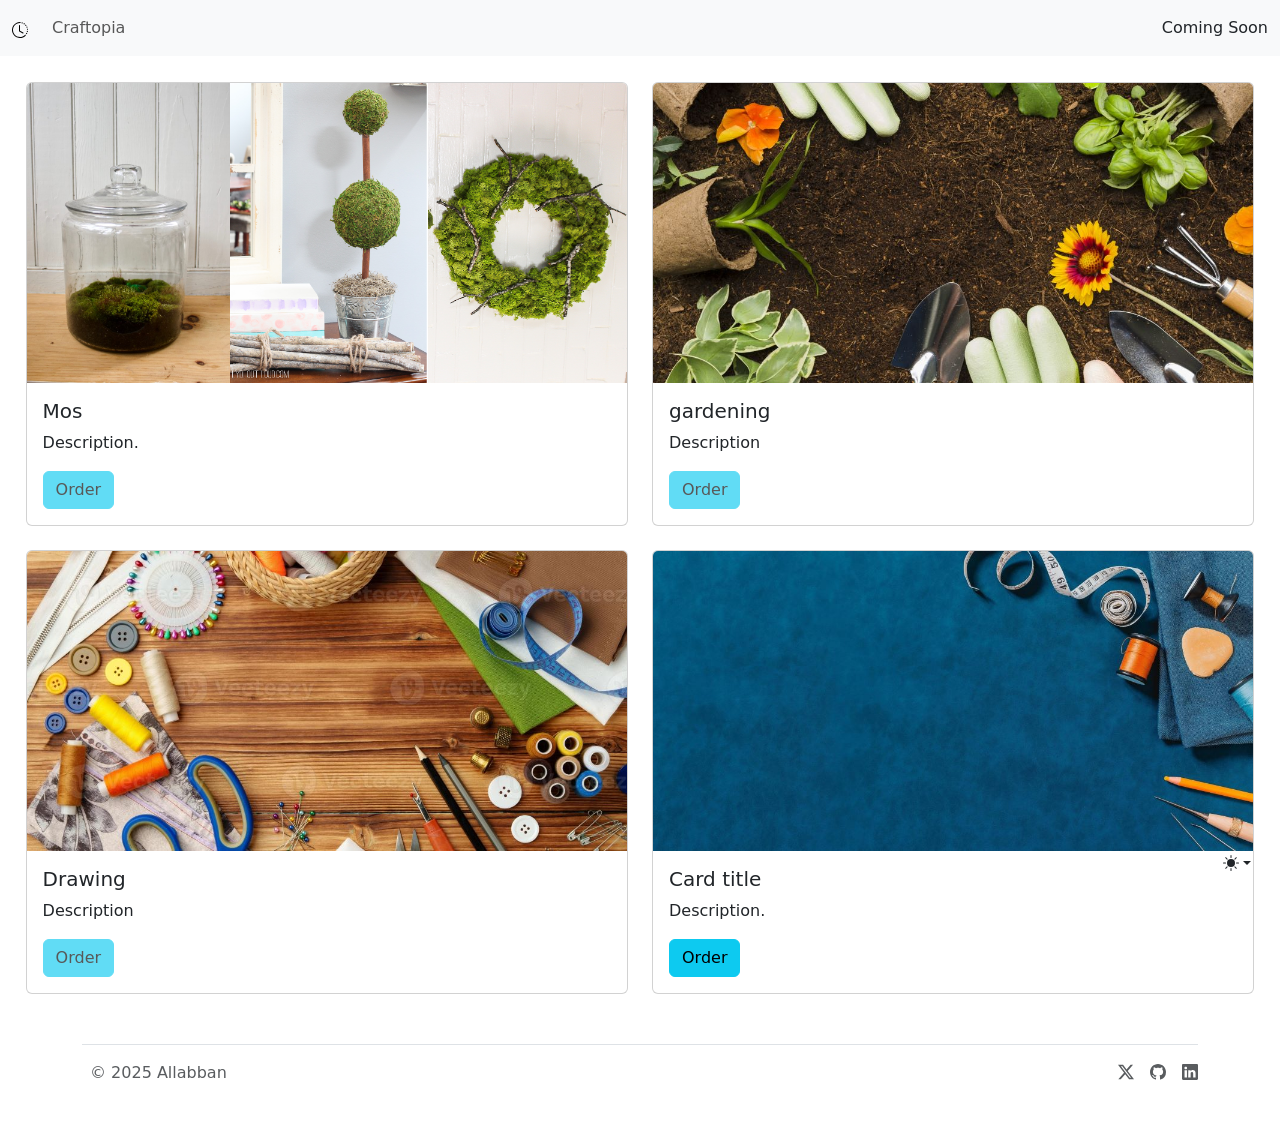
<file: craft.html>
<!DOCTYPE html>
<html data-bs-theme="auto"><!-- Dark/light mode -->
<head>
  <link rel="icon" href="/images/portfolioicon.ico" type="image/x-icon">
  <title>Hobbies</title>
  <meta charset="UTF-8">
  <meta name="viewport" content="width=device-width, initial-scale=1">
  <link href="/css/style.css" rel="stylesheet"><script src="js/color-modes.js"></script>
  <link href="https://cdn.jsdelivr.net/npm/bootstrap@5.3.3/dist/css/bootstrap.min.css" rel="stylesheet" integrity="sha384-QWTKZyjpPEjISv5WaRU9OFeRpok6YctnYmDr5pNlyT2bRjXh0JMhjY6hW+ALEwIH" crossorigin="anonymous">
  <script defer src="https://cdn.jsdelivr.net/npm/bootstrap@5.3.3/dist/js/bootstrap.bundle.min.js" integrity="sha384-YvpcrYf0tY3lHB60NNkmXc5s9fDVZLESaAA55NDzOxhy9GkcIdslK1eN7N6jIeHz" crossorigin="anonymous"></script>
</head>
<body>
  <svg xmlns="http://www.w3.org/2000/svg" class="d-none">
    <symbol id="check2" viewBox="0 0 16 16">
      <path d="M13.854 3.646a.5.5 0 0 1 0 .708l-7 7a.5.5 0 0 1-.708 0l-3.5-3.5a.5.5 0 1 1 .708-.708L6.5 10.293l6.646-6.647a.5.5 0 0 1 .708 0z"/>
    </symbol>
    <symbol id="circle-half" viewBox="0 0 16 16">
      <path d="M8 15A7 7 0 1 0 8 1v14zm0 1A8 8 0 1 1 8 0a8 8 0 0 1 0 16z"/>
    </symbol>
    <symbol id="moon-stars-fill" viewBox="0 0 16 16">
      <path d="M6 .278a.768.768 0 0 1 .08.858 7.208 7.208 0 0 0-.878 3.46c0 4.021 3.278 7.277 7.318 7.277.527 0 1.04-.055 1.533-.16a.787.787 0 0 1 .81.316.733.733 0 0 1-.031.893A8.349 8.349 0 0 1 8.344 16C3.734 16 0 12.286 0 7.71 0 4.266 2.114 1.312 5.124.06A.752.752 0 0 1 6 .278z"/>
      <path d="M10.794 3.148a.217.217 0 0 1 .412 0l.387 1.162c.173.518.579.924 1.097 1.097l1.162.387a.217.217 0 0 1 0 .412l-1.162.387a1.734 1.734 0 0 0-1.097 1.097l-.387 1.162a.217.217 0 0 1-.412 0l-.387-1.162A1.734 1.734 0 0 0 9.31 6.593l-1.162-.387a.217.217 0 0 1 0-.412l1.162-.387a1.734 1.734 0 0 0 1.097-1.097l.387-1.162zM13.863.099a.145.145 0 0 1 .274 0l.258.774c.115.346.386.617.732.732l.774.258a.145.145 0 0 1 0 .274l-.774.258a1.156 1.156 0 0 0-.732.732l-.258.774a.145.145 0 0 1-.274 0l-.258-.774a1.156 1.156 0 0 0-.732-.732l-.774-.258a.145.145 0 0 1 0-.274l.774-.258c.346-.115.617-.386.732-.732L13.863.1z"/>
    </symbol>
    <symbol id="sun-fill" viewBox="0 0 16 16">
      <path d="M8 12a4 4 0 1 0 0-8 4 4 0 0 0 0 8zM8 0a.5.5 0 0 1 .5.5v2a.5.5 0 0 1-1 0v-2A.5.5 0 0 1 8 0zm0 13a.5.5 0 0 1 .5.5v2a.5.5 0 0 1-1 0v-2A.5.5 0 0 1 8 13zm8-5a.5.5 0 0 1-.5.5h-2a.5.5 0 0 1 0-1h2a.5.5 0 0 1 .5.5zM3 8a.5.5 0 0 1-.5.5h-2a.5.5 0 0 1 0-1h2A.5.5 0 0 1 3 8zm10.657-5.657a.5.5 0 0 1 0 .707l-1.414 1.415a.5.5 0 1 1-.707-.708l1.414-1.414a.5.5 0 0 1 .707 0zm-9.193 9.193a.5.5 0 0 1 0 .707L3.05 13.657a.5.5 0 0 1-.707-.707l1.414-1.414a.5.5 0 0 1 .707 0zm9.193 2.121a.5.5 0 0 1-.707 0l-1.414-1.414a.5.5 0 0 1 .707-.707l1.414 1.414a.5.5 0 0 1 0 .707zM4.464 4.465a.5.5 0 0 1-.707 0L2.343 3.05a.5.5 0 1 1 .707-.707l1.414 1.414a.5.5 0 0 1 0 .708z"/>
    </symbol>
  </svg>

  <div class="dropdown position-fixed bottom-0 end-0 mb-3 me-3 bd-mode-toggle">
    <button class="btn btn-bd-primary py-2 dropdown-toggle d-flex align-items-center"
            id="bd-theme"
            type="button"
            aria-expanded="false"
            data-bs-toggle="dropdown"
            aria-label="Toggle theme (auto)">
      <svg class="bi my-1 theme-icon-active" width="1em" height="1em"><use href="#circle-half"></use></svg>
      <span class="visually-hidden" id="bd-theme-text">Toggle theme</span>
    </button>
    <ul class="dropdown-menu dropdown-menu-end shadow" aria-labelledby="bd-theme-text">
      <li>
        <button type="button" class="dropdown-item d-flex align-items-center" data-bs-theme-value="light" aria-pressed="false">
          <svg class="bi me-2 opacity-50" width="1em" height="1em"><use href="#sun-fill"></use></svg>
          Light
          <svg class="bi ms-auto d-none" width="1em" height="1em"><use href="#check2"></use></svg>
        </button>
      </li>
      <li>
        <button type="button" class="dropdown-item d-flex align-items-center" data-bs-theme-value="dark" aria-pressed="false">
          <svg class="bi me-2 opacity-50" width="1em" height="1em"><use href="#moon-stars-fill"></use></svg>
          Dark
          <svg class="bi ms-auto d-none" width="1em" height="1em"><use href="#check2"></use></svg>
        </button>
      </li>
      <li>
        <button type="button" class="dropdown-item d-flex align-items-center active" data-bs-theme-value="auto" aria-pressed="true">
          <svg class="bi me-2 opacity-50" width="1em" height="1em"><use href="#circle-half"></use></svg>
          Auto
          <svg class="bi ms-auto d-none" width="1em" height="1em"><use href="#check2"></use></svg>
        </button>
      </li>
    </ul>
  </div>

  
<svg xmlns="http://www.w3.org/2000/svg" class="d-none">
<symbol id="aperture" fill="none" stroke="currentColor" stroke-linecap="round" stroke-linejoin="round" stroke-width="2" viewBox="0 0 24 24">
  <circle cx="12" cy="12" r="10"/>
  <path d="M14.31 8l5.74 9.94M9.69 8h11.48M7.38 12l5.74-9.94M9.69 16L3.95 6.06M14.31 16H2.83m13.79-4l-5.74 9.94"/>
</symbol>
<symbol id="cart" viewBox="0 0 16 16">
  <path d="M0 1.5A.5.5 0 0 1 .5 1H2a.5.5 0 0 1 .485.379L2.89 3H14.5a.5.5 0 0 1 .49.598l-1 5a.5.5 0 0 1-.465.401l-9.397.472L4.415 11H13a.5.5 0 0 1 0 1H4a.5.5 0 0 1-.491-.408L2.01 3.607 1.61 2H.5a.5.5 0 0 1-.5-.5zM3.102 4l.84 4.479 9.144-.459L13.89 4H3.102zM5 12a2 2 0 1 0 0 4 2 2 0 0 0 0-4zm7 0a2 2 0 1 0 0 4 2 2 0 0 0 0-4zm-7 1a1 1 0 1 1 0 2 1 1 0 0 1 0-2zm7 0a1 1 0 1 1 0 2 1 1 0 0 1 0-2z"/>
</symbol>
<symbol id="chevron-right" viewBox="0 0 16 16">
  <path fill-rule="evenodd" d="M4.646 1.646a.5.5 0 0 1 .708 0l6 6a.5.5 0 0 1 0 .708l-6 6a.5.5 0 0 1-.708-.708L10.293 8 4.646 2.354a.5.5 0 0 1 0-.708z"/>
</symbol>
</svg>

  <nav class="navbar navbar-expand-md bg-body-tertiary sticky-top">
    <div class="container-fluid">
      <a class="navbar-brand"><svg xmlns="http://www.w3.org/2000/svg" width="16" height="16" fill="currentColor" class="bi bi-clock-history" viewBox="0 0 16 16">
  <path d="M8.515 1.019A7 7 0 0 0 8 1V0a8 8 0 0 1 .589.022zm2.004.45a7 7 0 0 0-.985-.299l.219-.976q.576.129 1.126.342zm1.37.71a7 7 0 0 0-.439-.27l.493-.87a8 8 0 0 1 .979.654l-.615.789a7 7 0 0 0-.418-.302zm1.834 1.79a7 7 0 0 0-.653-.796l.724-.69q.406.429.747.91zm.744 1.352a7 7 0 0 0-.214-.468l.893-.45a8 8 0 0 1 .45 1.088l-.95.313a7 7 0 0 0-.179-.483m.53 2.507a7 7 0 0 0-.1-1.025l.985-.17q.1.58.116 1.17zm-.131 1.538q.05-.254.081-.51l.993.123a8 8 0 0 1-.23 1.155l-.964-.267q.069-.247.12-.501m-.952 2.379q.276-.436.486-.908l.914.405q-.24.54-.555 1.038zm-.964 1.205q.183-.183.35-.378l.758.653a8 8 0 0 1-.401.432z"/>
  <path d="M8 1a7 7 0 1 0 4.95 11.95l.707.707A8.001 8.001 0 1 1 8 0z"/>
  <path d="M7.5 3a.5.5 0 0 1 .5.5v5.21l3.248 1.856a.5.5 0 0 1-.496.868l-3.5-2A.5.5 0 0 1 7 9V3.5a.5.5 0 0 1 .5-.5"/>
</svg></a>
      <button class="navbar-toggler" type="button" data-bs-toggle="collapse" data-bs-target="#collapsibleNavbar">
          <span class="navbar-toggler-icon"></span>
      </button>
      <div class="collapse navbar-collapse" id="collapsibleNavbar">
        <ul class="navbar-nav me-auto mb-2 mb-lg-0">
          <li class="nav-item">
            <a class="nav-link" href="#">Craftopia</a>
          </li>
        </ul>
        <span class="nav-item">
          <a class="nav-link" href="#">Coming Soon</a>
        </span>
      </div>
    </div>
  </nav>


</div>
  <!--cards    それは残念です-->
    <div class="row row-cols-1 row-cols-md-2 g-4" style="padding: 2%">
        <div class="col">
          <div class="card">
            <img src="/images/mos1.png" class="card-img-top" alt="mos" width="150" >
            <div class  ="card-body">
              <h5 class="card-title">Mos</h5>
              <p class="card-text">Description.</p>
              <a href="" class="btn btn-info disabled">Order</a>
            </div>
          </div>
        </div>
        <div class="col">
          <div class="card">
            <img src="/images/gardening1.jpg" class="card-img-top" alt="gardening">
            <div class="card-body">
              <h5 class="card-title">gardening</h5>
              <p class="card-text">Description</p>
              <a href="#" class="btn btn-info disabled">Order</a>
            </div>
          </div>
        </div>
        <div class="col">
          <div class="card">
            <img src="/images/craftingtools1.jpg" class="card-img-top" alt="drawing">
            <div class="card-body">
              <h5 class="card-title">Drawing</h5>
              <p class="card-text">Description</p>
              <a href="#" class="btn btn-info disabled">Order</a>
            </div>
          </div>
        </div>
        <div class="col">
          <div class="card">
            <img src="/images/sewingtools1.jpg" class="card-img-top" alt="programing">
            <div class="card-body">
              <h5 class="card-title">Card title</h5>
              <p class="card-text">Description.</p>
              <a href="#" class="btn btn-info">Order</a>
            </div>
          </div>
        </div>
      </div>
      <div class="container">
        <footer class="d-flex flex-wrap justify-content-between align-items-center py-3 my-4 border-top">
          <div class="col-md-4 d-flex align-items-center">
            <a href="/" class="mb-3 me-2 mb-md-0 text-body-secondary text-decoration-none lh-1">
            </a>
            <span class="mb-3 mb-md-0 text-body-secondary">&copy; 2025 Allabban</span>
          </div>
      
          <ul class="nav col-md-4 justify-content-end list-unstyled d-flex">
            <li class="ms-3"><a class="text-body-secondary" href="https://twitter.com/AcerbBarrie"><svg xmlns="http://www.w3.org/2000/svg" width="16" height="16" fill="currentColor" class="bi bi-twitter-x" viewBox="0 0 16 16">
              <path d="M12.6.75h2.454l-5.36 6.142L16 15.25h-4.937l-3.867-5.07-4.425 5.07H.316l5.733-6.57L0 .75h5.063l3.495 4.633L12.601.75Zm-.86 13.028h1.36L4.323 2.145H2.865z"/>
            </svg></a></li>
            <li class="ms-3"><a class="text-body-secondary" href="https://github.com/allabban"><svg xmlns="http://www.w3.org/2000/svg" width="16" height="16" fill="currentColor" class="bi bi-github" viewBox="0 0 16 16">
              <path d="M8 0C3.58 0 0 3.58 0 8c0 3.54 2.29 6.53 5.47 7.59.4.07.55-.17.55-.38 0-.19-.01-.82-.01-1.49-2.01.37-2.53-.49-2.69-.94-.09-.23-.48-.94-.82-1.13-.28-.15-.68-.52-.01-.53.63-.01 1.08.58 1.23.82.72 1.21 1.87.87 2.33.66.07-.52.28-.87.51-1.07-1.78-.2-3.64-.89-3.64-3.95 0-.87.31-1.59.82-2.15-.08-.2-.36-1.02.08-2.12 0 0 .67-.21 2.2.82.64-.18 1.32-.27 2-.27s1.36.09 2 .27c1.53-1.04 2.2-.82 2.2-.82.44 1.1.16 1.92.08 2.12.51.56.82 1.27.82 2.15 0 3.07-1.87 3.75-3.65 3.95.29.25.54.73.54 1.48 0 1.07-.01 1.93-.01 2.2 0 .21.15.46.55.38A8.01 8.01 0 0 0 16 8c0-4.42-3.58-8-8-8"/>
            </svg></a></li>
            <li class="ms-3"><a class="text-body-secondary" href="www.linkedin.com/in/abdullah-allabban"><svg xmlns="http://www.w3.org/2000/svg" width="16" height="16" fill="currentColor" class="bi bi-linkedin" viewBox="0 0 16 16">
              <path d="M0 1.146C0 .513.526 0 1.175 0h13.65C15.474 0 16 .513 16 1.146v13.708c0 .633-.526 1.146-1.175 1.146H1.175C.526 16 0 15.487 0 14.854zm4.943 12.248V6.169H2.542v7.225zm-1.2-8.212c.837 0 1.358-.554 1.358-1.248-.015-.709-.52-1.248-1.342-1.248S2.4 3.226 2.4 3.934c0 .694.521 1.248 1.327 1.248zm4.908 8.212V9.359c0-.216.016-.432.08-.586.173-.431.568-.878 1.232-.878.869 0 1.216.662 1.216 1.634v3.865h2.401V9.25c0-2.22-1.184-3.252-2.764-3.252-1.274 0-1.845.7-2.165 1.193v.025h-.016l.016-.025V6.169h-2.4c.03.678 0 7.225 0 7.225z"/>
            </svg></a></li>
          </ul>
        </footer>
      </div>
      <script src="/js/api.js"></script>
</body>
</html>
</file>
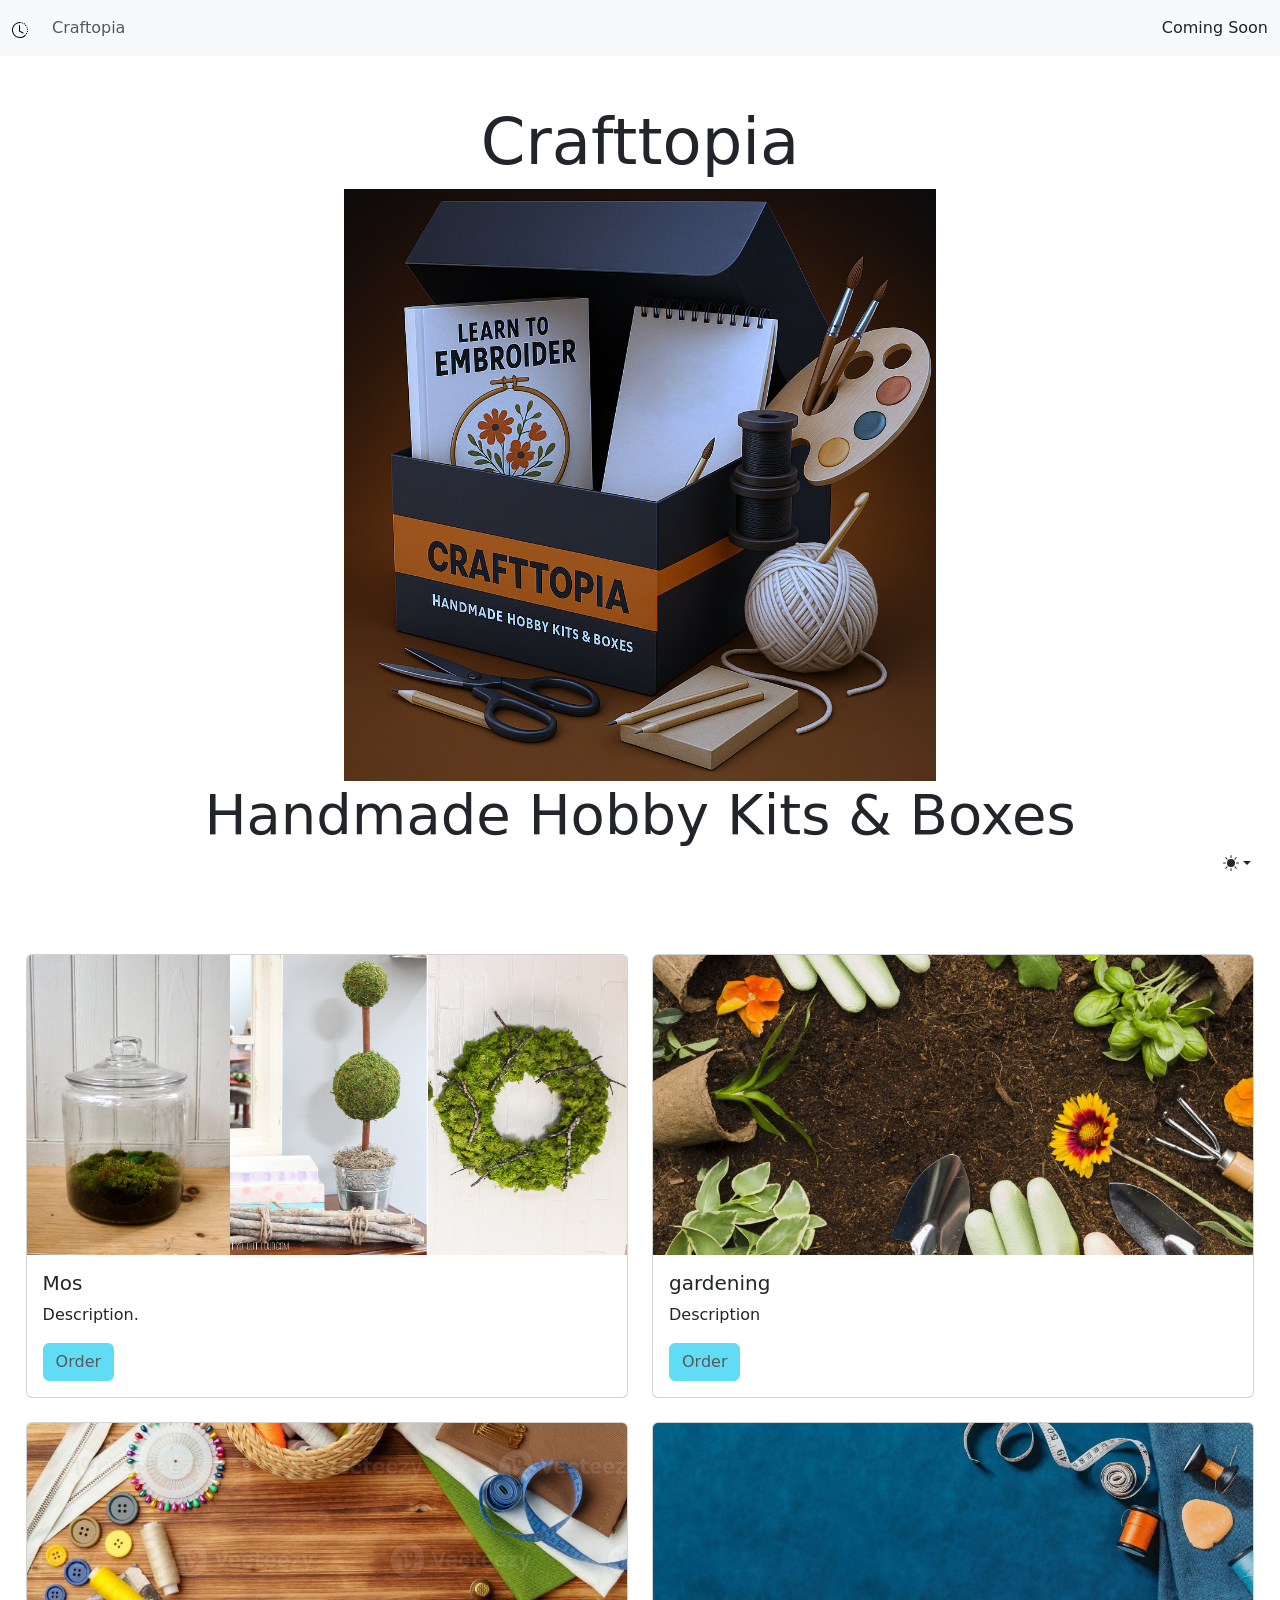
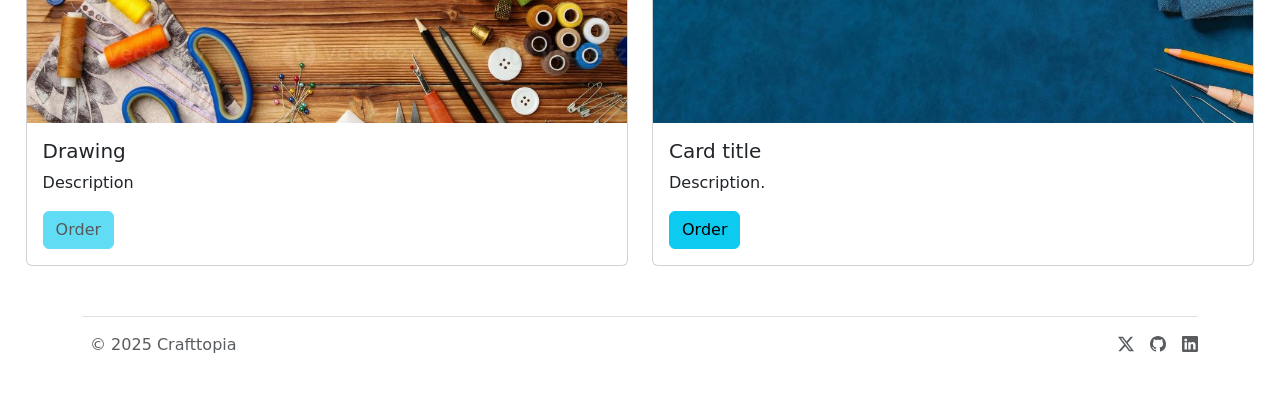
<file: crafttopia.html>
<!DOCTYPE html>
<html data-bs-theme="auto"><!-- Dark/light mode -->
<head>
  <link rel="icon" href="/images/portfolioicon.ico" type="image/x-icon">
  <title>Crafttopia</title>
  <meta charset="UTF-8">
  <meta name="viewport" content="width=device-width, initial-scale=1">
  <link href="/css/style.css" rel="stylesheet"><script src="js/color-modes.js"></script>
  <link href="https://cdn.jsdelivr.net/npm/bootstrap@5.3.3/dist/css/bootstrap.min.css" rel="stylesheet" integrity="sha384-QWTKZyjpPEjISv5WaRU9OFeRpok6YctnYmDr5pNlyT2bRjXh0JMhjY6hW+ALEwIH" crossorigin="anonymous">
  <script defer src="https://cdn.jsdelivr.net/npm/bootstrap@5.3.3/dist/js/bootstrap.bundle.min.js" integrity="sha384-YvpcrYf0tY3lHB60NNkmXc5s9fDVZLESaAA55NDzOxhy9GkcIdslK1eN7N6jIeHz" crossorigin="anonymous"></script>
</head>
<body>
  <svg xmlns="http://www.w3.org/2000/svg" class="d-none">
    <symbol id="check2" viewBox="0 0 16 16">
      <path d="M13.854 3.646a.5.5 0 0 1 0 .708l-7 7a.5.5 0 0 1-.708 0l-3.5-3.5a.5.5 0 1 1 .708-.708L6.5 10.293l6.646-6.647a.5.5 0 0 1 .708 0z"/>
    </symbol>
    <symbol id="circle-half" viewBox="0 0 16 16">
      <path d="M8 15A7 7 0 1 0 8 1v14zm0 1A8 8 0 1 1 8 0a8 8 0 0 1 0 16z"/>
    </symbol>
    <symbol id="moon-stars-fill" viewBox="0 0 16 16">
      <path d="M6 .278a.768.768 0 0 1 .08.858 7.208 7.208 0 0 0-.878 3.46c0 4.021 3.278 7.277 7.318 7.277.527 0 1.04-.055 1.533-.16a.787.787 0 0 1 .81.316.733.733 0 0 1-.031.893A8.349 8.349 0 0 1 8.344 16C3.734 16 0 12.286 0 7.71 0 4.266 2.114 1.312 5.124.06A.752.752 0 0 1 6 .278z"/>
      <path d="M10.794 3.148a.217.217 0 0 1 .412 0l.387 1.162c.173.518.579.924 1.097 1.097l1.162.387a.217.217 0 0 1 0 .412l-1.162.387a1.734 1.734 0 0 0-1.097 1.097l-.387 1.162a.217.217 0 0 1-.412 0l-.387-1.162A1.734 1.734 0 0 0 9.31 6.593l-1.162-.387a.217.217 0 0 1 0-.412l1.162-.387a1.734 1.734 0 0 0 1.097-1.097l.387-1.162zM13.863.099a.145.145 0 0 1 .274 0l.258.774c.115.346.386.617.732.732l.774.258a.145.145 0 0 1 0 .274l-.774.258a1.156 1.156 0 0 0-.732.732l-.258.774a.145.145 0 0 1-.274 0l-.258-.774a1.156 1.156 0 0 0-.732-.732l-.774-.258a.145.145 0 0 1 0-.274l.774-.258c.346-.115.617-.386.732-.732L13.863.1z"/>
    </symbol>
    <symbol id="sun-fill" viewBox="0 0 16 16">
      <path d="M8 12a4 4 0 1 0 0-8 4 4 0 0 0 0 8zM8 0a.5.5 0 0 1 .5.5v2a.5.5 0 0 1-1 0v-2A.5.5 0 0 1 8 0zm0 13a.5.5 0 0 1 .5.5v2a.5.5 0 0 1-1 0v-2A.5.5 0 0 1 8 13zm8-5a.5.5 0 0 1-.5.5h-2a.5.5 0 0 1 0-1h2a.5.5 0 0 1 .5.5zM3 8a.5.5 0 0 1-.5.5h-2a.5.5 0 0 1 0-1h2A.5.5 0 0 1 3 8zm10.657-5.657a.5.5 0 0 1 0 .707l-1.414 1.415a.5.5 0 1 1-.707-.708l1.414-1.414a.5.5 0 0 1 .707 0zm-9.193 9.193a.5.5 0 0 1 0 .707L3.05 13.657a.5.5 0 0 1-.707-.707l1.414-1.414a.5.5 0 0 1 .707 0zm9.193 2.121a.5.5 0 0 1-.707 0l-1.414-1.414a.5.5 0 0 1 .707-.707l1.414 1.414a.5.5 0 0 1 0 .707zM4.464 4.465a.5.5 0 0 1-.707 0L2.343 3.05a.5.5 0 1 1 .707-.707l1.414 1.414a.5.5 0 0 1 0 .708z"/>
    </symbol>
  </svg>

  <div class="dropdown position-fixed bottom-0 end-0 mb-3 me-3 bd-mode-toggle">
    <button class="btn btn-bd-primary py-2 dropdown-toggle d-flex align-items-center"
            id="bd-theme"
            type="button"
            aria-expanded="false"
            data-bs-toggle="dropdown"
            aria-label="Toggle theme (auto)">
      <svg class="bi my-1 theme-icon-active" width="1em" height="1em"><use href="#circle-half"></use></svg>
      <span class="visually-hidden" id="bd-theme-text">Toggle theme</span>
    </button>
    <ul class="dropdown-menu dropdown-menu-end shadow" aria-labelledby="bd-theme-text">
      <li>
        <button type="button" class="dropdown-item d-flex align-items-center" data-bs-theme-value="light" aria-pressed="false">
          <svg class="bi me-2 opacity-50" width="1em" height="1em"><use href="#sun-fill"></use></svg>
          Light
          <svg class="bi ms-auto d-none" width="1em" height="1em"><use href="#check2"></use></svg>
        </button>
      </li>
      <li>
        <button type="button" class="dropdown-item d-flex align-items-center" data-bs-theme-value="dark" aria-pressed="false">
          <svg class="bi me-2 opacity-50" width="1em" height="1em"><use href="#moon-stars-fill"></use></svg>
          Dark
          <svg class="bi ms-auto d-none" width="1em" height="1em"><use href="#check2"></use></svg>
        </button>
      </li>
      <li>
        <button type="button" class="dropdown-item d-flex align-items-center active" data-bs-theme-value="auto" aria-pressed="true">
          <svg class="bi me-2 opacity-50" width="1em" height="1em"><use href="#circle-half"></use></svg>
          Auto
          <svg class="bi ms-auto d-none" width="1em" height="1em"><use href="#check2"></use></svg>
        </button>
      </li>
    </ul>
  </div>

  
<svg xmlns="http://www.w3.org/2000/svg" class="d-none">
<symbol id="aperture" fill="none" stroke="currentColor" stroke-linecap="round" stroke-linejoin="round" stroke-width="2" viewBox="0 0 24 24">
  <circle cx="12" cy="12" r="10"/>
  <path d="M14.31 8l5.74 9.94M9.69 8h11.48M7.38 12l5.74-9.94M9.69 16L3.95 6.06M14.31 16H2.83m13.79-4l-5.74 9.94"/>
</symbol>
<symbol id="cart" viewBox="0 0 16 16">
  <path d="M0 1.5A.5.5 0 0 1 .5 1H2a.5.5 0 0 1 .485.379L2.89 3H14.5a.5.5 0 0 1 .49.598l-1 5a.5.5 0 0 1-.465.401l-9.397.472L4.415 11H13a.5.5 0 0 1 0 1H4a.5.5 0 0 1-.491-.408L2.01 3.607 1.61 2H.5a.5.5 0 0 1-.5-.5zM3.102 4l.84 4.479 9.144-.459L13.89 4H3.102zM5 12a2 2 0 1 0 0 4 2 2 0 0 0 0-4zm7 0a2 2 0 1 0 0 4 2 2 0 0 0 0-4zm-7 1a1 1 0 1 1 0 2 1 1 0 0 1 0-2zm7 0a1 1 0 1 1 0 2 1 1 0 0 1 0-2z"/>
</symbol>
<symbol id="chevron-right" viewBox="0 0 16 16">
  <path fill-rule="evenodd" d="M4.646 1.646a.5.5 0 0 1 .708 0l6 6a.5.5 0 0 1 0 .708l-6 6a.5.5 0 0 1-.708-.708L10.293 8 4.646 2.354a.5.5 0 0 1 0-.708z"/>
</symbol>
</svg>

  <nav class="navbar navbar-expand-md bg-body-tertiary sticky-top">
    <div class="container-fluid">
      <a class="navbar-brand"><svg xmlns="http://www.w3.org/2000/svg" width="16" height="16" fill="currentColor" class="bi bi-clock-history" viewBox="0 0 16 16">
  <path d="M8.515 1.019A7 7 0 0 0 8 1V0a8 8 0 0 1 .589.022zm2.004.45a7 7 0 0 0-.985-.299l.219-.976q.576.129 1.126.342zm1.37.71a7 7 0 0 0-.439-.27l.493-.87a8 8 0 0 1 .979.654l-.615.789a7 7 0 0 0-.418-.302zm1.834 1.79a7 7 0 0 0-.653-.796l.724-.69q.406.429.747.91zm.744 1.352a7 7 0 0 0-.214-.468l.893-.45a8 8 0 0 1 .45 1.088l-.95.313a7 7 0 0 0-.179-.483m.53 2.507a7 7 0 0 0-.1-1.025l.985-.17q.1.58.116 1.17zm-.131 1.538q.05-.254.081-.51l.993.123a8 8 0 0 1-.23 1.155l-.964-.267q.069-.247.12-.501m-.952 2.379q.276-.436.486-.908l.914.405q-.24.54-.555 1.038zm-.964 1.205q.183-.183.35-.378l.758.653a8 8 0 0 1-.401.432z"/>
  <path d="M8 1a7 7 0 1 0 4.95 11.95l.707.707A8.001 8.001 0 1 1 8 0z"/>
  <path d="M7.5 3a.5.5 0 0 1 .5.5v5.21l3.248 1.856a.5.5 0 0 1-.496.868l-3.5-2A.5.5 0 0 1 7 9V3.5a.5.5 0 0 1 .5-.5"/>
</svg></a>
      <button class="navbar-toggler" type="button" data-bs-toggle="collapse" data-bs-target="#collapsibleNavbar">
          <span class="navbar-toggler-icon"></span>
      </button>
      <div class="collapse navbar-collapse" id="collapsibleNavbar">
        <ul class="navbar-nav me-auto mb-2 mb-lg-0">
          <li class="nav-item">
            <a class="nav-link" href="#">Craftopia</a>
          </li>
        </ul>
        <span class="nav-item">
          <a class="nav-link" href="#">Coming Soon</a>
        </span>
      </div>
    </div>
  </nav>
          <!-- <a href="#"><img src="images/craftbox.png" class="mx-auto d-block" style="width: 50%;" alt="Craftopia"></a></a> -->
<div class="container-fluid p-4 p-md-5 mb-4 bg-1 text-center">
    <h3 class="margin display-3 unselectable">Crafttopia</h3>
    <img src="./images/craftbox.png"  class="unselectable" style="width: 50%;" alt="Craftopia">
    <h4 class="margin display-4 unselectable">Handmade Hobby Kits & Boxes</h4>
  </div>

</div>
  <!--cards    それは残念です-->
    <div class="row row-cols-1 row-cols-md-2 g-4" style="padding: 2%">
        <div class="col">
          <div class="card">
            <img src="/images/mos1.png" class="card-img-top" alt="mos" width="150" >
            <div class  ="card-body">
              <h5 class="card-title">Mos</h5>
              <p class="card-text">Description.</p>
              <a href="" class="btn btn-info disabled">Order</a>
            </div>
          </div>
        </div>
        <div class="col">
          <div class="card">
            <img src="/images/gardening1.jpg" class="card-img-top" alt="gardening">
            <div class="card-body">
              <h5 class="card-title">gardening</h5>
              <p class="card-text">Description</p>
              <a href="#" class="btn btn-info disabled">Order</a>
            </div>
          </div>
        </div>
        <div class="col">
          <div class="card">
            <img src="/images/craftingtools1.jpg" class="card-img-top" alt="drawing">
            <div class="card-body">
              <h5 class="card-title">Drawing</h5>
              <p class="card-text">Description</p>
              <a href="#" class="btn btn-info disabled">Order</a>
            </div>
          </div>
        </div>
        <div class="col">
          <div class="card">
            <img src="/images/sewingtools1.jpg" class="card-img-top" alt="programing">
            <div class="card-body">
              <h5 class="card-title">Card title</h5>
              <p class="card-text">Description.</p>
              <a href="#" class="btn btn-info">Order</a>
            </div>
          </div>
        </div>
      </div>
      <div class="container">
        <footer class="d-flex flex-wrap justify-content-between align-items-center py-3 my-4 border-top">
          <div class="col-md-4 d-flex align-items-center">
            <a href="/" class="mb-3 me-2 mb-md-0 text-body-secondary text-decoration-none lh-1">
            </a>
            <span class="mb-3 mb-md-0 text-body-secondary">&copy; 2025 Crafttopia</span>
          </div>
      
          <ul class="nav col-md-4 justify-content-end list-unstyled d-flex">
            <li class="ms-3"><a class="text-body-secondary" href="#"><svg xmlns="http://www.w3.org/2000/svg" width="16" height="16" fill="currentColor" class="bi bi-twitter-x" viewBox="0 0 16 16">
              <path d="M12.6.75h2.454l-5.36 6.142L16 15.25h-4.937l-3.867-5.07-4.425 5.07H.316l5.733-6.57L0 .75h5.063l3.495 4.633L12.601.75Zm-.86 13.028h1.36L4.323 2.145H2.865z"/>
            </svg></a></li>
            <li class="ms-3"><a class="text-body-secondary" href="#"><svg xmlns="http://www.w3.org/2000/svg" width="16" height="16" fill="currentColor" class="bi bi-github" viewBox="0 0 16 16">
              <path d="M8 0C3.58 0 0 3.58 0 8c0 3.54 2.29 6.53 5.47 7.59.4.07.55-.17.55-.38 0-.19-.01-.82-.01-1.49-2.01.37-2.53-.49-2.69-.94-.09-.23-.48-.94-.82-1.13-.28-.15-.68-.52-.01-.53.63-.01 1.08.58 1.23.82.72 1.21 1.87.87 2.33.66.07-.52.28-.87.51-1.07-1.78-.2-3.64-.89-3.64-3.95 0-.87.31-1.59.82-2.15-.08-.2-.36-1.02.08-2.12 0 0 .67-.21 2.2.82.64-.18 1.32-.27 2-.27s1.36.09 2 .27c1.53-1.04 2.2-.82 2.2-.82.44 1.1.16 1.92.08 2.12.51.56.82 1.27.82 2.15 0 3.07-1.87 3.75-3.65 3.95.29.25.54.73.54 1.48 0 1.07-.01 1.93-.01 2.2 0 .21.15.46.55.38A8.01 8.01 0 0 0 16 8c0-4.42-3.58-8-8-8"/>
            </svg></a></li>
            <li class="ms-3"><a class="text-body-secondary" href="#"><svg xmlns="http://www.w3.org/2000/svg" width="16" height="16" fill="currentColor" class="bi bi-linkedin" viewBox="0 0 16 16">
              <path d="M0 1.146C0 .513.526 0 1.175 0h13.65C15.474 0 16 .513 16 1.146v13.708c0 .633-.526 1.146-1.175 1.146H1.175C.526 16 0 15.487 0 14.854zm4.943 12.248V6.169H2.542v7.225zm-1.2-8.212c.837 0 1.358-.554 1.358-1.248-.015-.709-.52-1.248-1.342-1.248S2.4 3.226 2.4 3.934c0 .694.521 1.248 1.327 1.248zm4.908 8.212V9.359c0-.216.016-.432.08-.586.173-.431.568-.878 1.232-.878.869 0 1.216.662 1.216 1.634v3.865h2.401V9.25c0-2.22-1.184-3.252-2.764-3.252-1.274 0-1.845.7-2.165 1.193v.025h-.016l.016-.025V6.169h-2.4c.03.678 0 7.225 0 7.225z"/>
            </svg></a></li>
          </ul>
        </footer>
      </div>
      <script src="/js/api.js"></script>
</body>
</html>
</file>
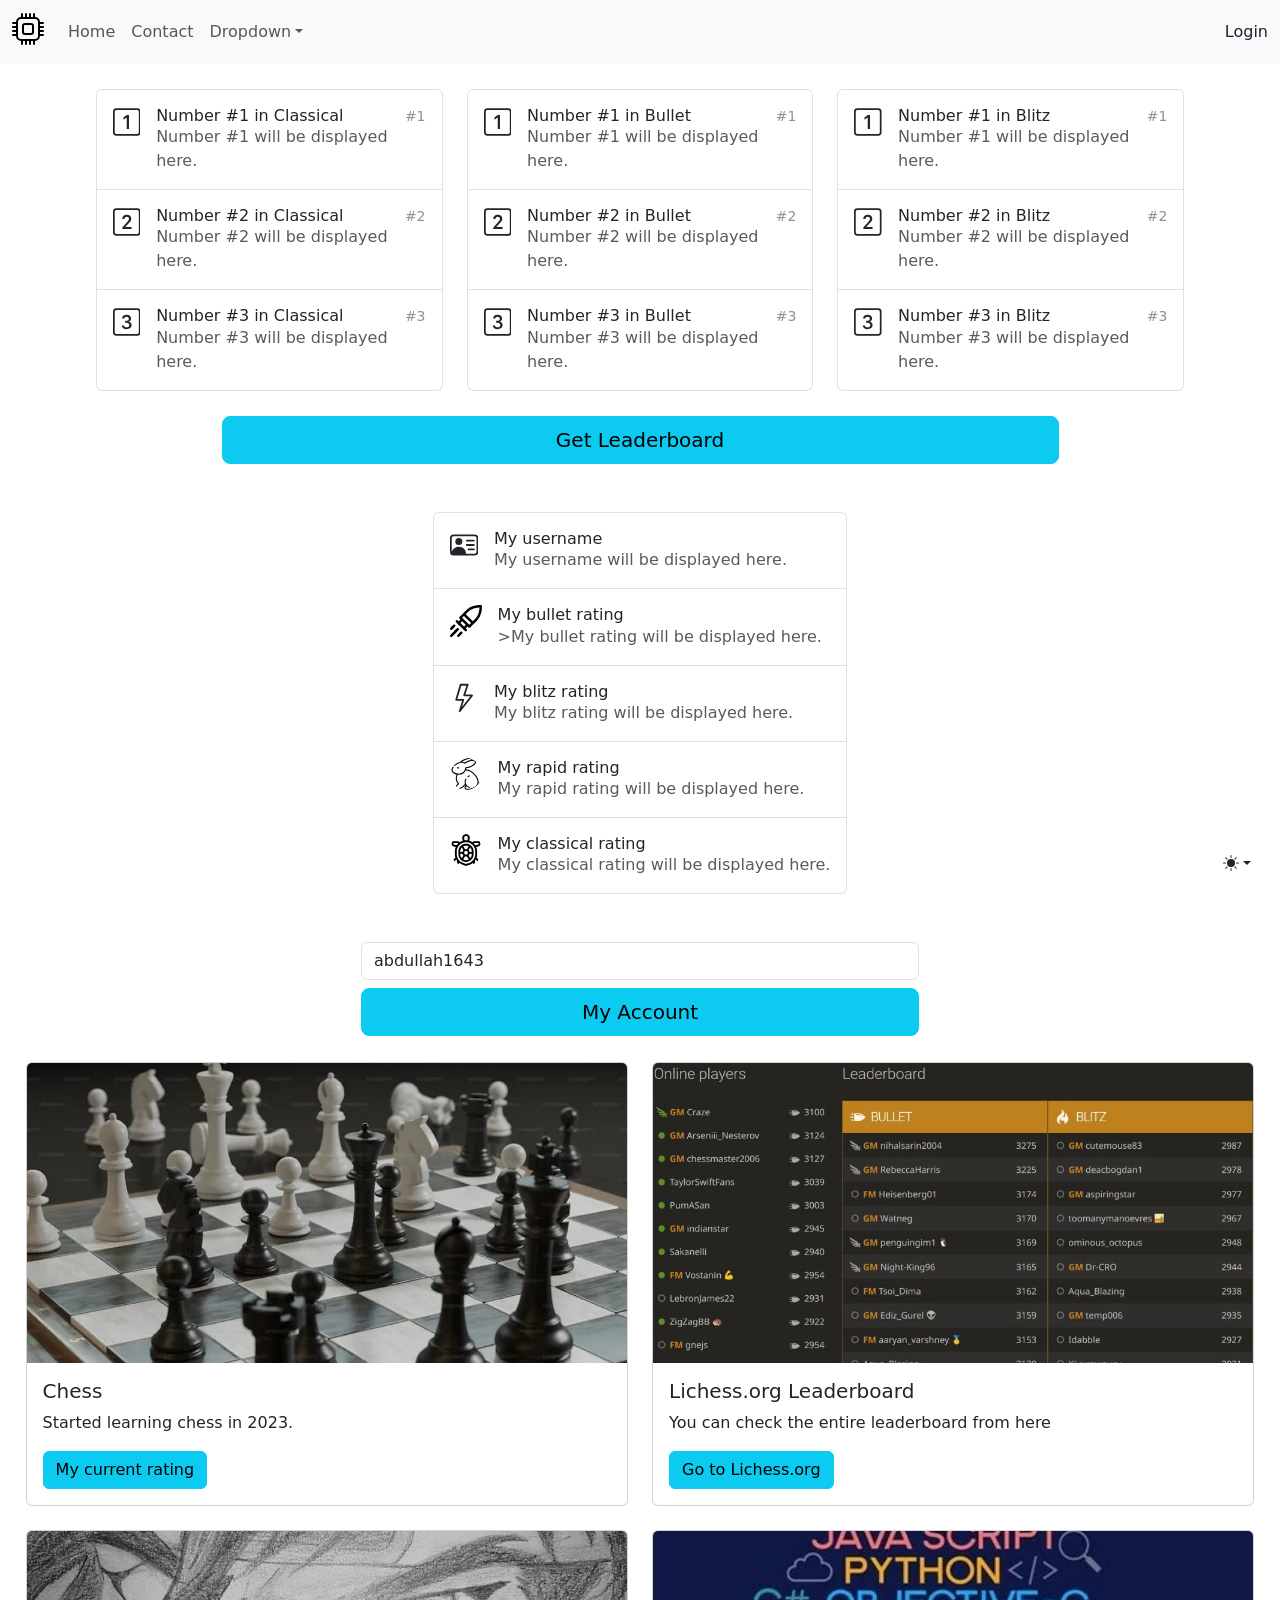
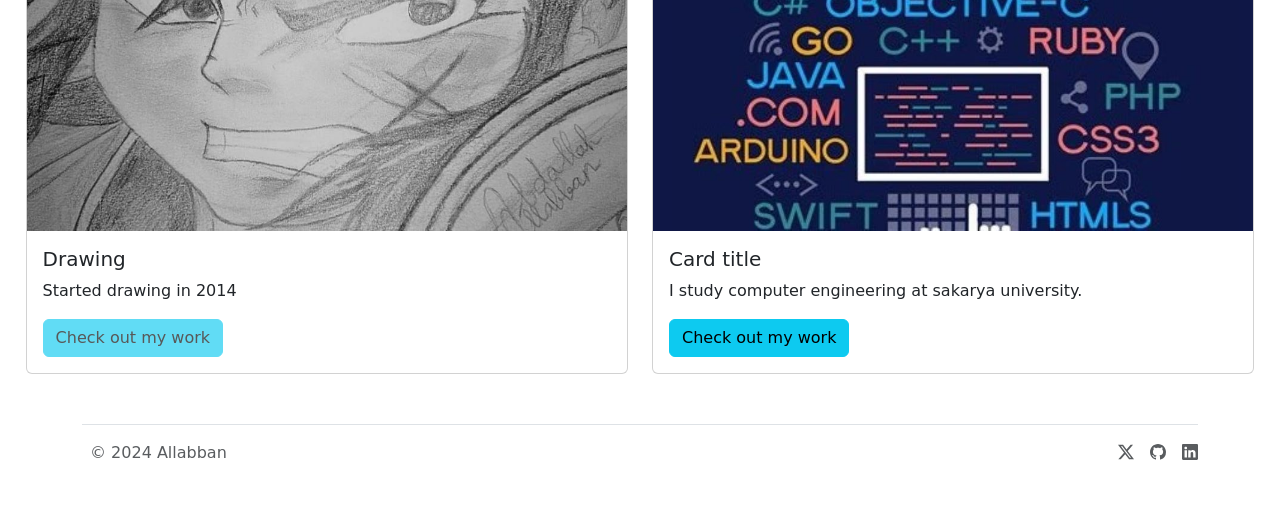
<file: hobbies.html>
<!DOCTYPE html>
<html data-bs-theme="auto"><!-- Dark/light mode -->
<head>
  <link rel="icon" href="/images/portfolioicon.ico" type="image/x-icon">
  <title>Hobbies</title>
  <meta charset="UTF-8">
  <meta name="viewport" content="width=device-width, initial-scale=1">
  <link href="/css/style.css" rel="stylesheet"><script src="js/color-modes.js"></script>
  <link href="https://cdn.jsdelivr.net/npm/bootstrap@5.3.3/dist/css/bootstrap.min.css" rel="stylesheet" integrity="sha384-QWTKZyjpPEjISv5WaRU9OFeRpok6YctnYmDr5pNlyT2bRjXh0JMhjY6hW+ALEwIH" crossorigin="anonymous">
  <script defer src="https://cdn.jsdelivr.net/npm/bootstrap@5.3.3/dist/js/bootstrap.bundle.min.js" integrity="sha384-YvpcrYf0tY3lHB60NNkmXc5s9fDVZLESaAA55NDzOxhy9GkcIdslK1eN7N6jIeHz" crossorigin="anonymous"></script>
</head>
<body>
  <svg xmlns="http://www.w3.org/2000/svg" class="d-none">
    <symbol id="check2" viewBox="0 0 16 16">
      <path d="M13.854 3.646a.5.5 0 0 1 0 .708l-7 7a.5.5 0 0 1-.708 0l-3.5-3.5a.5.5 0 1 1 .708-.708L6.5 10.293l6.646-6.647a.5.5 0 0 1 .708 0z"/>
    </symbol>
    <symbol id="circle-half" viewBox="0 0 16 16">
      <path d="M8 15A7 7 0 1 0 8 1v14zm0 1A8 8 0 1 1 8 0a8 8 0 0 1 0 16z"/>
    </symbol>
    <symbol id="moon-stars-fill" viewBox="0 0 16 16">
      <path d="M6 .278a.768.768 0 0 1 .08.858 7.208 7.208 0 0 0-.878 3.46c0 4.021 3.278 7.277 7.318 7.277.527 0 1.04-.055 1.533-.16a.787.787 0 0 1 .81.316.733.733 0 0 1-.031.893A8.349 8.349 0 0 1 8.344 16C3.734 16 0 12.286 0 7.71 0 4.266 2.114 1.312 5.124.06A.752.752 0 0 1 6 .278z"/>
      <path d="M10.794 3.148a.217.217 0 0 1 .412 0l.387 1.162c.173.518.579.924 1.097 1.097l1.162.387a.217.217 0 0 1 0 .412l-1.162.387a1.734 1.734 0 0 0-1.097 1.097l-.387 1.162a.217.217 0 0 1-.412 0l-.387-1.162A1.734 1.734 0 0 0 9.31 6.593l-1.162-.387a.217.217 0 0 1 0-.412l1.162-.387a1.734 1.734 0 0 0 1.097-1.097l.387-1.162zM13.863.099a.145.145 0 0 1 .274 0l.258.774c.115.346.386.617.732.732l.774.258a.145.145 0 0 1 0 .274l-.774.258a1.156 1.156 0 0 0-.732.732l-.258.774a.145.145 0 0 1-.274 0l-.258-.774a1.156 1.156 0 0 0-.732-.732l-.774-.258a.145.145 0 0 1 0-.274l.774-.258c.346-.115.617-.386.732-.732L13.863.1z"/>
    </symbol>
    <symbol id="sun-fill" viewBox="0 0 16 16">
      <path d="M8 12a4 4 0 1 0 0-8 4 4 0 0 0 0 8zM8 0a.5.5 0 0 1 .5.5v2a.5.5 0 0 1-1 0v-2A.5.5 0 0 1 8 0zm0 13a.5.5 0 0 1 .5.5v2a.5.5 0 0 1-1 0v-2A.5.5 0 0 1 8 13zm8-5a.5.5 0 0 1-.5.5h-2a.5.5 0 0 1 0-1h2a.5.5 0 0 1 .5.5zM3 8a.5.5 0 0 1-.5.5h-2a.5.5 0 0 1 0-1h2A.5.5 0 0 1 3 8zm10.657-5.657a.5.5 0 0 1 0 .707l-1.414 1.415a.5.5 0 1 1-.707-.708l1.414-1.414a.5.5 0 0 1 .707 0zm-9.193 9.193a.5.5 0 0 1 0 .707L3.05 13.657a.5.5 0 0 1-.707-.707l1.414-1.414a.5.5 0 0 1 .707 0zm9.193 2.121a.5.5 0 0 1-.707 0l-1.414-1.414a.5.5 0 0 1 .707-.707l1.414 1.414a.5.5 0 0 1 0 .707zM4.464 4.465a.5.5 0 0 1-.707 0L2.343 3.05a.5.5 0 1 1 .707-.707l1.414 1.414a.5.5 0 0 1 0 .708z"/>
    </symbol>
  </svg>

  <div class="dropdown position-fixed bottom-0 end-0 mb-3 me-3 bd-mode-toggle">
    <button class="btn btn-bd-primary py-2 dropdown-toggle d-flex align-items-center"
            id="bd-theme"
            type="button"
            aria-expanded="false"
            data-bs-toggle="dropdown"
            aria-label="Toggle theme (auto)">
      <svg class="bi my-1 theme-icon-active" width="1em" height="1em"><use href="#circle-half"></use></svg>
      <span class="visually-hidden" id="bd-theme-text">Toggle theme</span>
    </button>
    <ul class="dropdown-menu dropdown-menu-end shadow" aria-labelledby="bd-theme-text">
      <li>
        <button type="button" class="dropdown-item d-flex align-items-center" data-bs-theme-value="light" aria-pressed="false">
          <svg class="bi me-2 opacity-50" width="1em" height="1em"><use href="#sun-fill"></use></svg>
          Light
          <svg class="bi ms-auto d-none" width="1em" height="1em"><use href="#check2"></use></svg>
        </button>
      </li>
      <li>
        <button type="button" class="dropdown-item d-flex align-items-center" data-bs-theme-value="dark" aria-pressed="false">
          <svg class="bi me-2 opacity-50" width="1em" height="1em"><use href="#moon-stars-fill"></use></svg>
          Dark
          <svg class="bi ms-auto d-none" width="1em" height="1em"><use href="#check2"></use></svg>
        </button>
      </li>
      <li>
        <button type="button" class="dropdown-item d-flex align-items-center active" data-bs-theme-value="auto" aria-pressed="true">
          <svg class="bi me-2 opacity-50" width="1em" height="1em"><use href="#circle-half"></use></svg>
          Auto
          <svg class="bi ms-auto d-none" width="1em" height="1em"><use href="#check2"></use></svg>
        </button>
      </li>
    </ul>
  </div>

  
<svg xmlns="http://www.w3.org/2000/svg" class="d-none">
<symbol id="aperture" fill="none" stroke="currentColor" stroke-linecap="round" stroke-linejoin="round" stroke-width="2" viewBox="0 0 24 24">
  <circle cx="12" cy="12" r="10"/>
  <path d="M14.31 8l5.74 9.94M9.69 8h11.48M7.38 12l5.74-9.94M9.69 16L3.95 6.06M14.31 16H2.83m13.79-4l-5.74 9.94"/>
</symbol>
<symbol id="cart" viewBox="0 0 16 16">
  <path d="M0 1.5A.5.5 0 0 1 .5 1H2a.5.5 0 0 1 .485.379L2.89 3H14.5a.5.5 0 0 1 .49.598l-1 5a.5.5 0 0 1-.465.401l-9.397.472L4.415 11H13a.5.5 0 0 1 0 1H4a.5.5 0 0 1-.491-.408L2.01 3.607 1.61 2H.5a.5.5 0 0 1-.5-.5zM3.102 4l.84 4.479 9.144-.459L13.89 4H3.102zM5 12a2 2 0 1 0 0 4 2 2 0 0 0 0-4zm7 0a2 2 0 1 0 0 4 2 2 0 0 0 0-4zm-7 1a1 1 0 1 1 0 2 1 1 0 0 1 0-2zm7 0a1 1 0 1 1 0 2 1 1 0 0 1 0-2z"/>
</symbol>
<symbol id="chevron-right" viewBox="0 0 16 16">
  <path fill-rule="evenodd" d="M4.646 1.646a.5.5 0 0 1 .708 0l6 6a.5.5 0 0 1 0 .708l-6 6a.5.5 0 0 1-.708-.708L10.293 8 4.646 2.354a.5.5 0 0 1 0-.708z"/>
</symbol>
</svg>

  <nav class="navbar navbar-expand-md bg-body-tertiary sticky-top">
    <div class="container-fluid">
      <a class="navbar-brand"><svg xmlns="http://www.w3.org/2000/svg" width="32" height="32" fill="currentColor" class="bi bi-cpu" viewBox="0 0 16 16">
        <path d="M5 0a.5.5 0 0 1 .5.5V2h1V.5a.5.5 0 0 1 1 0V2h1V.5a.5.5 0 0 1 1 0V2h1V.5a.5.5 0 0 1 1 0V2A2.5 2.5 0 0 1 14 4.5h1.5a.5.5 0 0 1 0 1H14v1h1.5a.5.5 0 0 1 0 1H14v1h1.5a.5.5 0 0 1 0 1H14v1h1.5a.5.5 0 0 1 0 1H14a2.5 2.5 0 0 1-2.5 2.5v1.5a.5.5 0 0 1-1 0V14h-1v1.5a.5.5 0 0 1-1 0V14h-1v1.5a.5.5 0 0 1-1 0V14h-1v1.5a.5.5 0 0 1-1 0V14A2.5 2.5 0 0 1 2 11.5H.5a.5.5 0 0 1 0-1H2v-1H.5a.5.5 0 0 1 0-1H2v-1H.5a.5.5 0 0 1 0-1H2v-1H.5a.5.5 0 0 1 0-1H2A2.5 2.5 0 0 1 4.5 2V.5A.5.5 0 0 1 5 0m-.5 3A1.5 1.5 0 0 0 3 4.5v7A1.5 1.5 0 0 0 4.5 13h7a1.5 1.5 0 0 0 1.5-1.5v-7A1.5 1.5 0 0 0 11.5 3zM5 6.5A1.5 1.5 0 0 1 6.5 5h3A1.5 1.5 0 0 1 11 6.5v3A1.5 1.5 0 0 1 9.5 11h-3A1.5 1.5 0 0 1 5 9.5zM6.5 6a.5.5 0 0 0-.5.5v3a.5.5 0 0 0 .5.5h3a.5.5 0 0 0 .5-.5v-3a.5.5 0 0 0-.5-.5z"/>
      </svg></a>
      <button class="navbar-toggler" type="button" data-bs-toggle="collapse" data-bs-target="#collapsibleNavbar">
          <span class="navbar-toggler-icon"></span>
      </button>
      <div class="collapse navbar-collapse" id="collapsibleNavbar">
        <ul class="navbar-nav me-auto mb-2 mb-lg-0">
          <li class="nav-item">
            <a class="nav-link" href="https://allabban.github.io">Home</a>
          </li>
          <li class="nav-item">
            <a class="nav-link" href="https://allabban.github.io/contact.html">Contact</a>
          </li>  
          <li class="nav-item dropdown">
            <a class="nav-link dropdown-toggle" role="button" data-bs-toggle="dropdown">Dropdown</a>
            <ul class="dropdown-menu">
              <li><a class="dropdown-item" href="https://allabban.github.io/mytown.html">My Town</a></li>
              <li><a class="active dropdown-item" href="https://allabban.github.io/hobbies.html">Hobbies</a></li>
              <li><a class="dropdown-item" href="https://allabban.github.io/cv.html">CV</a></li>            
            </ul>
          </li>
        </ul>
        <span class="nav-item">
          <a class="nav-link" href="https://allabban.github.io/login.html">Login</a>
        </span>
      </div>
    </div>
  </nav>

<!--   LeaderBoard   -->
<div class="container" style="padding: 2%;">
<div class="row">
<div class="col-sm-4 align-items-center ">
  <div class="list-group">
    <a href="#" class="list-group-item list-group-item-action d-flex gap-3 py-3" aria-current="true">
      <svg xmlns="http://www.w3.org/2000/svg" width="32" height="32" fill="currentColor" class="bi bi-1-square" viewBox="0 0 16 16">
        <path d="M9.283 4.002V12H7.971V5.338h-.065L6.072 6.656V5.385l1.899-1.383z"/>
        <path d="M0 2a2 2 0 0 1 2-2h12a2 2 0 0 1 2 2v12a2 2 0 0 1-2 2H2a2 2 0 0 1-2-2zm15 0a1 1 0 0 0-1-1H2a1 1 0 0 0-1 1v12a1 1 0 0 0 1 1h12a1 1 0 0 0 1-1z"/>
      </svg>
      <div class="d-flex gap-2 w-100 justify-content-between">
        <div>
          <h6 class="mb-0">Number #1 in Classical</h6>
          <p class="mb-0 opacity-75" class="classicalone" id="classicalone">Number #1 will be displayed here.</p>
        </div>
        <small class="opacity-50 text-nowrap classicalrato" id="classicalrato">#1</small>
      </div>
    </a>
    <a href="#" class="list-group-item list-group-item-action d-flex gap-3 py-3" aria-current="true">
      <svg xmlns="http://www.w3.org/2000/svg" width="32" height="32" fill="currentColor" class="bi bi-2-square" viewBox="0 0 16 16">
        <path d="M6.646 6.24v.07H5.375v-.064c0-1.213.879-2.402 2.637-2.402 1.582 0 2.613.949 2.613 2.215 0 1.002-.6 1.667-1.287 2.43l-.096.107-1.974 2.22v.077h3.498V12H5.422v-.832l2.97-3.293c.434-.475.903-1.008.903-1.705 0-.744-.557-1.236-1.313-1.236-.843 0-1.336.615-1.336 1.306"/>
        <path d="M0 2a2 2 0 0 1 2-2h12a2 2 0 0 1 2 2v12a2 2 0 0 1-2 2H2a2 2 0 0 1-2-2zm15 0a1 1 0 0 0-1-1H2a1 1 0 0 0-1 1v12a1 1 0 0 0 1 1h12a1 1 0 0 0 1-1z"/>
      </svg>
      <div class="d-flex gap-2 w-100 justify-content-between">
        <div>
          <h6 class="mb-0">Number #2 in Classical</h6>
          <p class="mb-0 opacity-75" id="classicaltwo">Number #2 will be displayed here.</p>
        </div>
        <small class="opacity-50 text-nowrap classicalratt" id="classicalratt">#2</small>
      </div>
    </a>
    <a href="#" class="list-group-item list-group-item-action d-flex gap-3 py-3" aria-current="true">
      <svg xmlns="http://www.w3.org/2000/svg" width="32" height="32" fill="currentColor" class="bi bi-3-square" viewBox="0 0 16 16">
        <path d="M7.918 8.414h-.879V7.342h.838c.78 0 1.348-.522 1.342-1.237 0-.709-.563-1.195-1.348-1.195-.79 0-1.312.498-1.348 1.055H5.275c.036-1.137.95-2.115 2.625-2.121 1.594-.012 2.608.885 2.637 2.062.023 1.137-.885 1.776-1.482 1.875v.07c.703.07 1.71.64 1.734 1.917.024 1.459-1.277 2.396-2.93 2.396-1.705 0-2.707-.967-2.754-2.144H6.33c.059.597.68 1.06 1.541 1.066.973.006 1.6-.563 1.588-1.354-.006-.779-.621-1.318-1.541-1.318"/>
        <path d="M0 2a2 2 0 0 1 2-2h12a2 2 0 0 1 2 2v12a2 2 0 0 1-2 2H2a2 2 0 0 1-2-2zm15 0a1 1 0 0 0-1-1H2a1 1 0 0 0-1 1v12a1 1 0 0 0 1 1h12a1 1 0 0 0 1-1z"/>
      </svg>
      <div class="d-flex gap-2 w-100 justify-content-between">
        <div>
          <h6 class="mb-0">Number #3 in Classical</h6>
          <p class="mb-0 opacity-75" id="classicalthree">Number #3 will be displayed here.</p>
        </div>
        <small class="opacity-50 text-nowrap classicalrats" id="classicalrats">#3</small>
      </div>
    </a>
  </div></div>
  <div class="col-sm-4 align-items-center ">
    <div class="list-group">
      <a href="#" class="list-group-item list-group-item-action d-flex gap-3 py-3" aria-current="true">
        <svg xmlns="http://www.w3.org/2000/svg" width="32" height="32" fill="currentColor" class="bi bi-1-square"
          viewBox="0 0 16 16">
          <path d="M9.283 4.002V12H7.971V5.338h-.065L6.072 6.656V5.385l1.899-1.383z" />
          <path
            d="M0 2a2 2 0 0 1 2-2h12a2 2 0 0 1 2 2v12a2 2 0 0 1-2 2H2a2 2 0 0 1-2-2zm15 0a1 1 0 0 0-1-1H2a1 1 0 0 0-1 1v12a1 1 0 0 0 1 1h12a1 1 0 0 0 1-1z" />
        </svg>
        <div class="d-flex gap-2 w-100 justify-content-between">
          <div>
            <h6 class="mb-0">Number #1 in Bullet</h6>
            <p class="mb-0 opacity-75" class="bulletone" id="bulletone">Number #1 will be displayed here.</p>
          </div>
          <small class="opacity-50 text-nowrap bulletrato" id="bulletrato">#1</small>
        </div>
      </a>
      <a href="#" class="list-group-item list-group-item-action d-flex gap-3 py-3" aria-current="true">
        <svg xmlns="http://www.w3.org/2000/svg" width="32" height="32" fill="currentColor" class="bi bi-2-square"
          viewBox="0 0 16 16">
          <path
            d="M6.646 6.24v.07H5.375v-.064c0-1.213.879-2.402 2.637-2.402 1.582 0 2.613.949 2.613 2.215 0 1.002-.6 1.667-1.287 2.43l-.096.107-1.974 2.22v.077h3.498V12H5.422v-.832l2.97-3.293c.434-.475.903-1.008.903-1.705 0-.744-.557-1.236-1.313-1.236-.843 0-1.336.615-1.336 1.306" />
          <path
            d="M0 2a2 2 0 0 1 2-2h12a2 2 0 0 1 2 2v12a2 2 0 0 1-2 2H2a2 2 0 0 1-2-2zm15 0a1 1 0 0 0-1-1H2a1 1 0 0 0-1 1v12a1 1 0 0 0 1 1h12a1 1 0 0 0 1-1z" />
        </svg>
        <div class="d-flex gap-2 w-100 justify-content-between">
          <div>
            <h6 class="mb-0">Number #2 in Bullet</h6>
            <p class="mb-0 opacity-75" id="bullettwo">Number #2 will be displayed here.</p>
          </div>
          <small class="opacity-50 text-nowrap" id="bulletratt">#2</small>
        </div>
      </a>
      <a href="#" class="list-group-item list-group-item-action d-flex gap-3 py-3" aria-current="true">
        <svg xmlns="http://www.w3.org/2000/svg" width="32" height="32" fill="currentColor" class="bi bi-3-square"
          viewBox="0 0 16 16">
          <path
            d="M7.918 8.414h-.879V7.342h.838c.78 0 1.348-.522 1.342-1.237 0-.709-.563-1.195-1.348-1.195-.79 0-1.312.498-1.348 1.055H5.275c.036-1.137.95-2.115 2.625-2.121 1.594-.012 2.608.885 2.637 2.062.023 1.137-.885 1.776-1.482 1.875v.07c.703.07 1.71.64 1.734 1.917.024 1.459-1.277 2.396-2.93 2.396-1.705 0-2.707-.967-2.754-2.144H6.33c.059.597.68 1.06 1.541 1.066.973.006 1.6-.563 1.588-1.354-.006-.779-.621-1.318-1.541-1.318" />
          <path
            d="M0 2a2 2 0 0 1 2-2h12a2 2 0 0 1 2 2v12a2 2 0 0 1-2 2H2a2 2 0 0 1-2-2zm15 0a1 1 0 0 0-1-1H2a1 1 0 0 0-1 1v12a1 1 0 0 0 1 1h12a1 1 0 0 0 1-1z" />
        </svg>
        <div class="d-flex gap-2 w-100 justify-content-between">
          <div>
            <h6 class="mb-0">Number #3 in Bullet</h6>
            <p class="mb-0 opacity-75 bulletthree" id="bulletthree">Number #3 will be displayed here.</p>
          </div>
          <small class="opacity-50 text-nowrap bulletrats" id="bulletrats">#3</small>
        </div>
      </a>
    </div>
  </div>
  <div class="col-sm-4 align-items-center ">
    <div class="list-group">
      <a href="#" class="list-group-item list-group-item-action d-flex gap-3 py-3" aria-current="true">
        <svg xmlns="http://www.w3.org/2000/svg" width="32" height="32" fill="currentColor" class="bi bi-1-square"
          viewBox="0 0 16 16">
          <path d="M9.283 4.002V12H7.971V5.338h-.065L6.072 6.656V5.385l1.899-1.383z" />
          <path
            d="M0 2a2 2 0 0 1 2-2h12a2 2 0 0 1 2 2v12a2 2 0 0 1-2 2H2a2 2 0 0 1-2-2zm15 0a1 1 0 0 0-1-1H2a1 1 0 0 0-1 1v12a1 1 0 0 0 1 1h12a1 1 0 0 0 1-1z" />
        </svg>
        <div class="d-flex gap-2 w-100 justify-content-between">
          <div>
            <h6 class="mb-0">Number #1 in Blitz</h6>
            <p class="mb-0 opacity-75 blitzone" id="blitzone">Number #1 will be displayed here.</p>
          </div>
          <small class="opacity-50 text-nowrap blitzerato" id="blitzerato">#1</small>
        </div>
      </a>
      <a href="#" class="list-group-item list-group-item-action d-flex gap-3 py-3" aria-current="true">
        <svg xmlns="http://www.w3.org/2000/svg" width="32" height="32" fill="currentColor" class="bi bi-2-square"
          viewBox="0 0 16 16">
          <path
            d="M6.646 6.24v.07H5.375v-.064c0-1.213.879-2.402 2.637-2.402 1.582 0 2.613.949 2.613 2.215 0 1.002-.6 1.667-1.287 2.43l-.096.107-1.974 2.22v.077h3.498V12H5.422v-.832l2.97-3.293c.434-.475.903-1.008.903-1.705 0-.744-.557-1.236-1.313-1.236-.843 0-1.336.615-1.336 1.306" />
          <path
            d="M0 2a2 2 0 0 1 2-2h12a2 2 0 0 1 2 2v12a2 2 0 0 1-2 2H2a2 2 0 0 1-2-2zm15 0a1 1 0 0 0-1-1H2a1 1 0 0 0-1 1v12a1 1 0 0 0 1 1h12a1 1 0 0 0 1-1z" />
        </svg>
        <div class="d-flex gap-2 w-100 justify-content-between">
          <div>
            <h6 class="mb-0">Number #2 in Blitz</h6>
            <p class="mb-0 opacity-75 blitztwo" id="blitztwo">Number #2 will be displayed here.</p>
          </div>
          <small class="opacity-50 text-nowrap blitzeratt" id="blitzeratt">#2</small>
        </div>
      </a>
      <a href="#" class="list-group-item list-group-item-action d-flex gap-3 py-3" aria-current="true">
        <svg xmlns="http://www.w3.org/2000/svg" width="32" height="32" fill="currentColor" class="bi bi-3-square"
          viewBox="0 0 16 16">
          <path
            d="M7.918 8.414h-.879V7.342h.838c.78 0 1.348-.522 1.342-1.237 0-.709-.563-1.195-1.348-1.195-.79 0-1.312.498-1.348 1.055H5.275c.036-1.137.95-2.115 2.625-2.121 1.594-.012 2.608.885 2.637 2.062.023 1.137-.885 1.776-1.482 1.875v.07c.703.07 1.71.64 1.734 1.917.024 1.459-1.277 2.396-2.93 2.396-1.705 0-2.707-.967-2.754-2.144H6.33c.059.597.68 1.06 1.541 1.066.973.006 1.6-.563 1.588-1.354-.006-.779-.621-1.318-1.541-1.318" />
          <path
            d="M0 2a2 2 0 0 1 2-2h12a2 2 0 0 1 2 2v12a2 2 0 0 1-2 2H2a2 2 0 0 1-2-2zm15 0a1 1 0 0 0-1-1H2a1 1 0 0 0-1 1v12a1 1 0 0 0 1 1h12a1 1 0 0 0 1-1z" />
        </svg>
        <div class="d-flex gap-2 w-100 justify-content-between">
          <div>
            <h6 class="mb-0">Number #3 in Blitz</h6>
            <p class="mb-0 opacity-75 blitzthree" id="blitzthree">Number #3 will be displayed here.</p>
          </div>
          <small class="opacity-50 text-nowrap blitzrats" id="blitzrats">#3</small>
        </div>
      </a>
    </div>
  
  </div>
  </div>
  </div>
  <div class="container text-center">
    <button class="w-75 btn btn-info btn-lg" onclick="GetBCO()">Get Leaderboard</button>
  </div>
 <!-- My Account -->
 <div class="d-flex flex-column flex-md-row p-4 gap-4 py-md-5 align-items-center justify-content-center">
  <div class="list-group">
    <a class="list-group-item list-group-item-action d-flex gap-3 py-3" aria-current="true">
      <svg xmlns="http://www.w3.org/2000/svg" width="32" height="32" fill="currentColor" class="bi bi-person-vcard" viewBox="0 0 16 16">
        <path d="M5 8a2 2 0 1 0 0-4 2 2 0 0 0 0 4m4-2.5a.5.5 0 0 1 .5-.5h4a.5.5 0 0 1 0 1h-4a.5.5 0 0 1-.5-.5M9 8a.5.5 0 0 1 .5-.5h4a.5.5 0 0 1 0 1h-4A.5.5 0 0 1 9 8m1 2.5a.5.5 0 0 1 .5-.5h3a.5.5 0 0 1 0 1h-3a.5.5 0 0 1-.5-.5"/>
        <path d="M2 2a2 2 0 0 0-2 2v8a2 2 0 0 0 2 2h12a2 2 0 0 0 2-2V4a2 2 0 0 0-2-2zM1 4a1 1 0 0 1 1-1h12a1 1 0 0 1 1 1v8a1 1 0 0 1-1 1H8.96q.04-.245.04-.5C9 10.567 7.21 9 5 9c-2.086 0-3.8 1.398-3.984 3.181A1 1 0 0 1 1 12z"/>
      </svg>
      <div class="d-flex gap-2 w-100 justify-content-between">
        <div>
          <h6 class="mb-0">My username</h6>
          <p class="mb-0 opacity-75 mynam" id="mynam">My username will be displayed here.</p>
        </div>
      </div>
    </a>
    <a href="#" class="list-group-item list-group-item-action d-flex gap-3 py-3" aria-current="true">
      <img src="images/bullet.svg" alt="bullet" width="32" height="32" class="flex-shrink-0">
      <div class="d-flex gap-2 w-100 justify-content-between">
        <div>
          <h6 class="mb-0">My bullet rating</h6>
          <p class="mb-0 opacity-75 mybulrat" id="mybulrat">>My bullet rating will be displayed here.</p>
        </div>
      </div>
    </a>
    <a href="#" class="list-group-item list-group-item-action d-flex gap-3 py-3" aria-current="true">
      <svg xmlns="http://www.w3.org/2000/svg" width="32" height="32" fill="currentColor" class="bi bi-lightning" viewBox="0 0 16 16">
        <path d="M5.52.359A.5.5 0 0 1 6 0h4a.5.5 0 0 1 .474.658L8.694 6H12.5a.5.5 0 0 1 .395.807l-7 9a.5.5 0 0 1-.873-.454L6.823 9.5H3.5a.5.5 0 0 1-.48-.641zM6.374 1 4.168 8.5H7.5a.5.5 0 0 1 .478.647L6.78 13.04 11.478 7H8a.5.5 0 0 1-.474-.658L9.306 1z"/>
      </svg>
      <div class="d-flex gap-2 w-100 justify-content-between">
        <div>
          <h6 class="mb-0">My blitz rating</h6>
          <p class="mb-0 opacity-75 mybltrat" id="mybltrat">My blitz rating will be displayed here.</p>
        </div>
      </div><a href="#" class="list-group-item list-group-item-action d-flex gap-3 py-3" aria-current="true">
        <img src="images/rapid.svg" alt="twbs" width="32" height="32" class="rounded-circle flex-shrink-0">
        <div class="d-flex gap-2 w-100 justify-content-between">
          <div>
            <h6 class="mb-0">My rapid rating</h6>
            <p class="mb-0 opacity-75 myraprat" id="myraprat">My rapid rating will be displayed here.</p>
          </div>
        </div>
      </a><a href="#" class="list-group-item list-group-item-action d-flex gap-3 py-3" aria-current="true">
        <img src="images/classical.svg" alt="twbs" width="32" height="32" class="rounded-circle flex-shrink-0">
        <div class="d-flex gap-2 w-100 justify-content-between">
          <div>
            <h6 class="mb-0">My classical rating</h6>
            <p class="mb-0 opacity-75 myclasrat" id="myclasrat">My classical rating will be displayed here.</p>
          </div>
        </div>
      </a>
    </a>
  </div>
</div>
<div class="container text-center">
  <input type="text" name="username" id="username" class="w-50 form-control" value="abdullah1643">
  <button class="w-50 mt-2 btn btn-info btn-lg" onclick="accountInfo()">My Account</button>
</div>
  <!--cards    それは残念です-->
    <div class="row row-cols-1 row-cols-md-2 g-4" style="padding: 2%">
        <div class="col">
          <div class="card">
            <img src="/images/chesscard.jpg" class="card-img-top" alt="chess" width="150" >
            <div class  ="card-body">
              <h5 class="card-title">Chess</h5>
              <p class="card-text">Started learning chess in 2023.</p>
              <a href="https://lichess.org/@/abdullah1643" class="btn btn-info">My current rating</a>
            </div>
          </div>
        </div>
        <div class="col">
          <div class="card">
            <img src="/images/leaderboard.jpg" class="card-img-top" alt="leaderboard">
            <div class="card-body">
              <h5 class="card-title">Lichess.org Leaderboard</h5>
              <p class="card-text">You can check the entire leaderboard from here</p>
              <a href="https://lichess.org/player" class="btn btn-info">Go to Lichess.org</a>
            </div>
          </div>
        </div>
        <div class="col">
          <div class="card">
            <img src="/images/drawingcard.jpg" class="card-img-top" alt="drawing">
            <div class="card-body">
              <h5 class="card-title">Drawing</h5>
              <p class="card-text">Started drawing in 2014</p>
              <a href="#" class="btn btn-info disabled">Check out my work</a>
            </div>
          </div>
        </div>
        <div class="col">
          <div class="card">
            <img src="/images/programincard.jpg" class="card-img-top" alt="programing">
            <div class="card-body">
              <h5 class="card-title">Card title</h5>
              <p class="card-text">I study computer engineering at sakarya university.</p>
              <a href="https://github.com/allabban" class="btn btn-info">Check out my work</a>
            </div>
          </div>
        </div>
      </div>
      <div class="container">
        <footer class="d-flex flex-wrap justify-content-between align-items-center py-3 my-4 border-top">
          <div class="col-md-4 d-flex align-items-center">
            <a href="/" class="mb-3 me-2 mb-md-0 text-body-secondary text-decoration-none lh-1">
            </a>
            <span class="mb-3 mb-md-0 text-body-secondary">&copy; 2024 Allabban</span>
          </div>
      
          <ul class="nav col-md-4 justify-content-end list-unstyled d-flex">
            <li class="ms-3"><a class="text-body-secondary" href="https://twitter.com/AcerbBarrie"><svg xmlns="http://www.w3.org/2000/svg" width="16" height="16" fill="currentColor" class="bi bi-twitter-x" viewBox="0 0 16 16">
              <path d="M12.6.75h2.454l-5.36 6.142L16 15.25h-4.937l-3.867-5.07-4.425 5.07H.316l5.733-6.57L0 .75h5.063l3.495 4.633L12.601.75Zm-.86 13.028h1.36L4.323 2.145H2.865z"/>
            </svg></a></li>
            <li class="ms-3"><a class="text-body-secondary" href="https://github.com/allabban"><svg xmlns="http://www.w3.org/2000/svg" width="16" height="16" fill="currentColor" class="bi bi-github" viewBox="0 0 16 16">
              <path d="M8 0C3.58 0 0 3.58 0 8c0 3.54 2.29 6.53 5.47 7.59.4.07.55-.17.55-.38 0-.19-.01-.82-.01-1.49-2.01.37-2.53-.49-2.69-.94-.09-.23-.48-.94-.82-1.13-.28-.15-.68-.52-.01-.53.63-.01 1.08.58 1.23.82.72 1.21 1.87.87 2.33.66.07-.52.28-.87.51-1.07-1.78-.2-3.64-.89-3.64-3.95 0-.87.31-1.59.82-2.15-.08-.2-.36-1.02.08-2.12 0 0 .67-.21 2.2.82.64-.18 1.32-.27 2-.27s1.36.09 2 .27c1.53-1.04 2.2-.82 2.2-.82.44 1.1.16 1.92.08 2.12.51.56.82 1.27.82 2.15 0 3.07-1.87 3.75-3.65 3.95.29.25.54.73.54 1.48 0 1.07-.01 1.93-.01 2.2 0 .21.15.46.55.38A8.01 8.01 0 0 0 16 8c0-4.42-3.58-8-8-8"/>
            </svg></a></li>
            <li class="ms-3"><a class="text-body-secondary" href="www.linkedin.com/in/abdullah-allabban"><svg xmlns="http://www.w3.org/2000/svg" width="16" height="16" fill="currentColor" class="bi bi-linkedin" viewBox="0 0 16 16">
              <path d="M0 1.146C0 .513.526 0 1.175 0h13.65C15.474 0 16 .513 16 1.146v13.708c0 .633-.526 1.146-1.175 1.146H1.175C.526 16 0 15.487 0 14.854zm4.943 12.248V6.169H2.542v7.225zm-1.2-8.212c.837 0 1.358-.554 1.358-1.248-.015-.709-.52-1.248-1.342-1.248S2.4 3.226 2.4 3.934c0 .694.521 1.248 1.327 1.248zm4.908 8.212V9.359c0-.216.016-.432.08-.586.173-.431.568-.878 1.232-.878.869 0 1.216.662 1.216 1.634v3.865h2.401V9.25c0-2.22-1.184-3.252-2.764-3.252-1.274 0-1.845.7-2.165 1.193v.025h-.016l.016-.025V6.169h-2.4c.03.678 0 7.225 0 7.225z"/>
            </svg></a></li>
          </ul>
        </footer>
      </div>
      <script src="/js/api.js"></script>
</body>
</html>
</file>
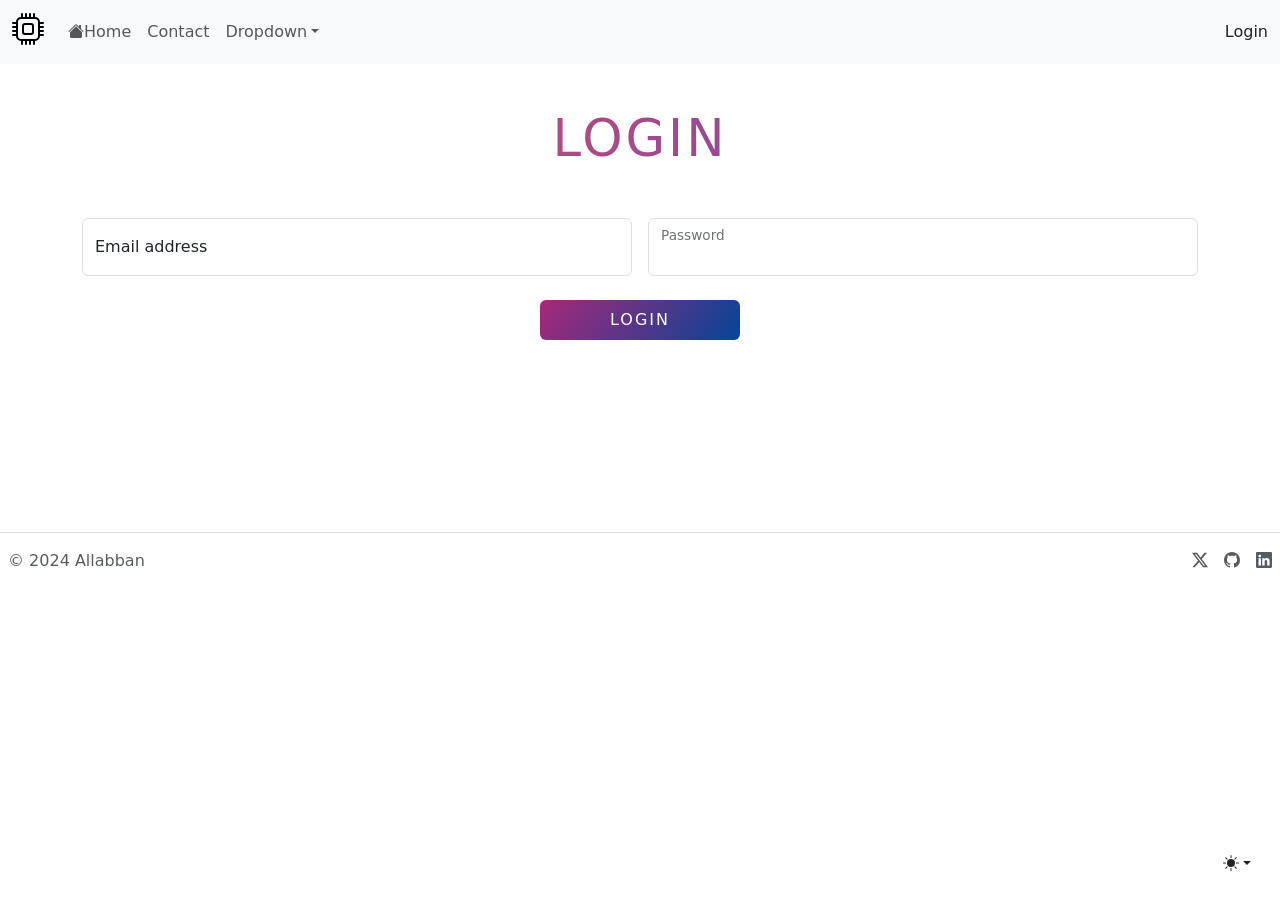
<file: login.html>
<!DOCTYPE html>
<html data-bs-theme="auto"><!-- Dark/light mode -->
<head>
  <link rel="icon" href="/images/portfolioicon.ico" type="image/x-icon">
  <title>Login</title>
  <meta charset="UTF-8">
  <meta name="viewport" content="width=device-width, initial-scale=1">
  <link href="/css/style.css" rel="stylesheet"><script src="js/color-modes.js"></script><link rel="stylesheet" href="css/contact.css">
  <link href="https://cdn.jsdelivr.net/npm/bootstrap@5.3.3/dist/css/bootstrap.min.css" rel="stylesheet" integrity="sha384-QWTKZyjpPEjISv5WaRU9OFeRpok6YctnYmDr5pNlyT2bRjXh0JMhjY6hW+ALEwIH" crossorigin="anonymous">
  <script defer src="https://cdn.jsdelivr.net/npm/bootstrap@5.3.3/dist/js/bootstrap.bundle.min.js" integrity="sha384-YvpcrYf0tY3lHB60NNkmXc5s9fDVZLESaAA55NDzOxhy9GkcIdslK1eN7N6jIeHz" crossorigin="anonymous"></script>
</head>
<body>
  <svg xmlns="http://www.w3.org/2000/svg" class="d-none">
    <symbol id="check2" viewBox="0 0 16 16">
      <path d="M13.854 3.646a.5.5 0 0 1 0 .708l-7 7a.5.5 0 0 1-.708 0l-3.5-3.5a.5.5 0 1 1 .708-.708L6.5 10.293l6.646-6.647a.5.5 0 0 1 .708 0z"/>
    </symbol>
    <symbol id="circle-half" viewBox="0 0 16 16">
      <path d="M8 15A7 7 0 1 0 8 1v14zm0 1A8 8 0 1 1 8 0a8 8 0 0 1 0 16z"/>
    </symbol>
    <symbol id="moon-stars-fill" viewBox="0 0 16 16">
      <path d="M6 .278a.768.768 0 0 1 .08.858 7.208 7.208 0 0 0-.878 3.46c0 4.021 3.278 7.277 7.318 7.277.527 0 1.04-.055 1.533-.16a.787.787 0 0 1 .81.316.733.733 0 0 1-.031.893A8.349 8.349 0 0 1 8.344 16C3.734 16 0 12.286 0 7.71 0 4.266 2.114 1.312 5.124.06A.752.752 0 0 1 6 .278z"/>
      <path d="M10.794 3.148a.217.217 0 0 1 .412 0l.387 1.162c.173.518.579.924 1.097 1.097l1.162.387a.217.217 0 0 1 0 .412l-1.162.387a1.734 1.734 0 0 0-1.097 1.097l-.387 1.162a.217.217 0 0 1-.412 0l-.387-1.162A1.734 1.734 0 0 0 9.31 6.593l-1.162-.387a.217.217 0 0 1 0-.412l1.162-.387a1.734 1.734 0 0 0 1.097-1.097l.387-1.162zM13.863.099a.145.145 0 0 1 .274 0l.258.774c.115.346.386.617.732.732l.774.258a.145.145 0 0 1 0 .274l-.774.258a1.156 1.156 0 0 0-.732.732l-.258.774a.145.145 0 0 1-.274 0l-.258-.774a1.156 1.156 0 0 0-.732-.732l-.774-.258a.145.145 0 0 1 0-.274l.774-.258c.346-.115.617-.386.732-.732L13.863.1z"/>
    </symbol>
    <symbol id="sun-fill" viewBox="0 0 16 16">
      <path d="M8 12a4 4 0 1 0 0-8 4 4 0 0 0 0 8zM8 0a.5.5 0 0 1 .5.5v2a.5.5 0 0 1-1 0v-2A.5.5 0 0 1 8 0zm0 13a.5.5 0 0 1 .5.5v2a.5.5 0 0 1-1 0v-2A.5.5 0 0 1 8 13zm8-5a.5.5 0 0 1-.5.5h-2a.5.5 0 0 1 0-1h2a.5.5 0 0 1 .5.5zM3 8a.5.5 0 0 1-.5.5h-2a.5.5 0 0 1 0-1h2A.5.5 0 0 1 3 8zm10.657-5.657a.5.5 0 0 1 0 .707l-1.414 1.415a.5.5 0 1 1-.707-.708l1.414-1.414a.5.5 0 0 1 .707 0zm-9.193 9.193a.5.5 0 0 1 0 .707L3.05 13.657a.5.5 0 0 1-.707-.707l1.414-1.414a.5.5 0 0 1 .707 0zm9.193 2.121a.5.5 0 0 1-.707 0l-1.414-1.414a.5.5 0 0 1 .707-.707l1.414 1.414a.5.5 0 0 1 0 .707zM4.464 4.465a.5.5 0 0 1-.707 0L2.343 3.05a.5.5 0 1 1 .707-.707l1.414 1.414a.5.5 0 0 1 0 .708z"/>
    </symbol>
  </svg>
  <div class="dropdown position-fixed bottom-0 end-0 mb-3 me-3 bd-mode-toggle">
    <button class="btn btn-bd-primary py-2 dropdown-toggle d-flex align-items-center"
            id="bd-theme"
            type="button"
            aria-expanded="false"
            data-bs-toggle="dropdown"
            aria-label="Toggle theme (auto)">
      <svg class="bi my-1 theme-icon-active" width="1em" height="1em"><use href="#circle-half"></use></svg>
      <span class="visually-hidden" id="bd-theme-text">Toggle theme</span>
    </button>
    <ul class="dropdown-menu dropdown-menu-end shadow" aria-labelledby="bd-theme-text">
      <li>
        <button type="button" class="dropdown-item d-flex align-items-center" data-bs-theme-value="light" aria-pressed="false">
          <svg class="bi me-2 opacity-50" width="1em" height="1em"><use href="#sun-fill"></use></svg>
          Light
          <svg class="bi ms-auto d-none" width="1em" height="1em"><use href="#check2"></use></svg>
        </button>
      </li>
      <li>
        <button type="button" class="dropdown-item d-flex align-items-center" data-bs-theme-value="dark" aria-pressed="false">
          <svg class="bi me-2 opacity-50" width="1em" height="1em"><use href="#moon-stars-fill"></use></svg>
          Dark
          <svg class="bi ms-auto d-none" width="1em" height="1em"><use href="#check2"></use></svg>
        </button>
      </li>
      <li>
        <button type="button" class="dropdown-item d-flex align-items-center active" data-bs-theme-value="auto" aria-pressed="true">
          <svg class="bi me-2 opacity-50" width="1em" height="1em"><use href="#circle-half"></use></svg>
          Auto
          <svg class="bi ms-auto d-none" width="1em" height="1em"><use href="#check2"></use></svg>
        </button>
      </li>
    </ul>
  </div>
<svg xmlns="http://www.w3.org/2000/svg" class="d-none">
<symbol id="aperture" fill="none" stroke="currentColor" stroke-linecap="round" stroke-linejoin="round" stroke-width="2" viewBox="0 0 24 24">
  <circle cx="12" cy="12" r="10"/>
  <path d="M14.31 8l5.74 9.94M9.69 8h11.48M7.38 12l5.74-9.94M9.69 16L3.95 6.06M14.31 16H2.83m13.79-4l-5.74 9.94"/>
</symbol>
<symbol id="cart" viewBox="0 0 16 16">
  <path d="M0 1.5A.5.5 0 0 1 .5 1H2a.5.5 0 0 1 .485.379L2.89 3H14.5a.5.5 0 0 1 .49.598l-1 5a.5.5 0 0 1-.465.401l-9.397.472L4.415 11H13a.5.5 0 0 1 0 1H4a.5.5 0 0 1-.491-.408L2.01 3.607 1.61 2H.5a.5.5 0 0 1-.5-.5zM3.102 4l.84 4.479 9.144-.459L13.89 4H3.102zM5 12a2 2 0 1 0 0 4 2 2 0 0 0 0-4zm7 0a2 2 0 1 0 0 4 2 2 0 0 0 0-4zm-7 1a1 1 0 1 1 0 2 1 1 0 0 1 0-2zm7 0a1 1 0 1 1 0 2 1 1 0 0 1 0-2z"/>
</symbol>
<symbol id="chevron-right" viewBox="0 0 16 16">
  <path fill-rule="evenodd" d="M4.646 1.646a.5.5 0 0 1 .708 0l6 6a.5.5 0 0 1 0 .708l-6 6a.5.5 0 0 1-.708-.708L10.293 8 4.646 2.354a.5.5 0 0 1 0-.708z"/>
</symbol>
</svg>
  <nav class="navbar navbar-expand-md bg-body-tertiary sticky-top">
      <div class="container-fluid">
        <a class="navbar-brand"><svg xmlns="http://www.w3.org/2000/svg" width="32" height="32" fill="currentColor" class="bi bi-cpu" viewBox="0 0 16 16">
          <path d="M5 0a.5.5 0 0 1 .5.5V2h1V.5a.5.5 0 0 1 1 0V2h1V.5a.5.5 0 0 1 1 0V2h1V.5a.5.5 0 0 1 1 0V2A2.5 2.5 0 0 1 14 4.5h1.5a.5.5 0 0 1 0 1H14v1h1.5a.5.5 0 0 1 0 1H14v1h1.5a.5.5 0 0 1 0 1H14v1h1.5a.5.5 0 0 1 0 1H14a2.5 2.5 0 0 1-2.5 2.5v1.5a.5.5 0 0 1-1 0V14h-1v1.5a.5.5 0 0 1-1 0V14h-1v1.5a.5.5 0 0 1-1 0V14h-1v1.5a.5.5 0 0 1-1 0V14A2.5 2.5 0 0 1 2 11.5H.5a.5.5 0 0 1 0-1H2v-1H.5a.5.5 0 0 1 0-1H2v-1H.5a.5.5 0 0 1 0-1H2v-1H.5a.5.5 0 0 1 0-1H2A2.5 2.5 0 0 1 4.5 2V.5A.5.5 0 0 1 5 0m-.5 3A1.5 1.5 0 0 0 3 4.5v7A1.5 1.5 0 0 0 4.5 13h7a1.5 1.5 0 0 0 1.5-1.5v-7A1.5 1.5 0 0 0 11.5 3zM5 6.5A1.5 1.5 0 0 1 6.5 5h3A1.5 1.5 0 0 1 11 6.5v3A1.5 1.5 0 0 1 9.5 11h-3A1.5 1.5 0 0 1 5 9.5zM6.5 6a.5.5 0 0 0-.5.5v3a.5.5 0 0 0 .5.5h3a.5.5 0 0 0 .5-.5v-3a.5.5 0 0 0-.5-.5z"/>
        </svg></a>
        <button class="navbar-toggler" type="button" data-bs-toggle="collapse" data-bs-target="#collapsibleNavbar">
            <span class="navbar-toggler-icon"></span>
        </button>
        <div class="collapse navbar-collapse" id="collapsibleNavbar">
          <ul class="navbar-nav me-auto mb-2 mb-lg-0">
            <li class="nav-item">
              <a class="nav-link" href="https://allabban.github.io"><svg xmlns="http://www.w3.org/2000/svg" width="16" height="16" fill="currentColor" class="bi bi-house-fill" viewBox="0 0 16 16">
                <path d="M8.707 1.5a1 1 0 0 0-1.414 0L.646 8.146a.5.5 0 0 0 .708.708L8 2.207l6.646 6.647a.5.5 0 0 0 .708-.708L13 5.793V2.5a.5.5 0 0 0-.5-.5h-1a.5.5 0 0 0-.5.5v1.293z"/>
                <path d="m8 3.293 6 6V13.5a1.5 1.5 0 0 1-1.5 1.5h-9A1.5 1.5 0 0 1 2 13.5V9.293z"/>
              </svg>Home</a>
            </li>
            <li class="nav-item">
              <a class="nav-link" href="https://allabban.github.io/contact.html">Contact</a>
            </li>  
            <li class="nav-item dropdown">
              <a class="nav-link dropdown-toggle" href="#" role="button" data-bs-toggle="dropdown">Dropdown</a>
              <ul class="dropdown-menu">
                <li><a class="dropdown-item" href="https://allabban.github.io/mytown.html">My Town</a></li>
                <li><a class="dropdown-item" href="https://allabban.github.io/hobbies.html">Hobbies</a></li>
                <li><a class="dropdown-item" href="https://allabban.github.io/cv.html">CV</a></li>            
              </ul>
            </li>
          </ul>
          <span class="nav-item">
            <a class="active nav-link" href="https://allabban.github.io/login.html">Login</a>
          </span>
        </div>
      </div>
  </nav>
  <section class="get-in-touch container">
    <h1 class="title text-center">Login</h1>
      <form action="https://allabbangithubio.freewebhostmost.com/login.php" method="post" class="needs-validation contact-form row g-3" novalidate>
        <div class="col-md-6">
          <div class="form-floating">
            <input type="email" name="name" class="form-control" id="exampleFormControlInput1" placeholder="name@example.com" required>
            <label for="exampleFormControlInput1" class="form-label">Email address</label>
          </div>
          <div class="invalid-feedback">
            Your email is required.
          </div>
        </div>
        <div class="col-md-6">
          <div class="form-floating">
            <input type="password" name="password" id="inputPassword5" class="form-control mb-2" aria-describedby="passwordHelpBlock" required>
            <label for="inputPassword5" class="form-label">Password</label>
            <div class="invalid-feedback">
              Your password is required.
            </div>
          </div>
        </div>
        <div class="col-12 text-center">
          <button type="submit" class="btn btn-warning submit-btn">Login</button>
        </div>
      </form>
  </section>
  <div class="footerlogin">
    <footer class="mt-auto d-flex flex-wrap justify-content-between align-items-center py-3 my-4 border-top">
      <div class="col-md-4 d-flex align-items-center">
        <a href="/" class="mb-3 me-2 mb-md-0 text-body-secondary text-decoration-none lh-1">
        </a>
        <span class="mb-3 mb-md-0 text-body-secondary">&copy; 2024 Allabban</span>
      </div>
      <ul class="nav col-md-4 justify-content-end me-2 list-unstyled d-flex">
        <li class="ms-3"><a class="text-body-secondary" href="https://twitter.com/AcerbBarrie"><svg xmlns="http://www.w3.org/2000/svg" width="16" height="16" fill="currentColor" class="bi bi-twitter-x" viewBox="0 0 16 16">
          <path d="M12.6.75h2.454l-5.36 6.142L16 15.25h-4.937l-3.867-5.07-4.425 5.07H.316l5.733-6.57L0 .75h5.063l3.495 4.633L12.601.75Zm-.86 13.028h1.36L4.323 2.145H2.865z"/>
        </svg></a></li>
        <li class="ms-3"><a class="text-body-secondary" href="https://github.com/allabban"><svg xmlns="http://www.w3.org/2000/svg" width="16" height="16" fill="currentColor" class="bi bi-github" viewBox="0 0 16 16">
          <path d="M8 0C3.58 0 0 3.58 0 8c0 3.54 2.29 6.53 5.47 7.59.4.07.55-.17.55-.38 0-.19-.01-.82-.01-1.49-2.01.37-2.53-.49-2.69-.94-.09-.23-.48-.94-.82-1.13-.28-.15-.68-.52-.01-.53.63-.01 1.08.58 1.23.82.72 1.21 1.87.87 2.33.66.07-.52.28-.87.51-1.07-1.78-.2-3.64-.89-3.64-3.95 0-.87.31-1.59.82-2.15-.08-.2-.36-1.02.08-2.12 0 0 .67-.21 2.2.82.64-.18 1.32-.27 2-.27s1.36.09 2 .27c1.53-1.04 2.2-.82 2.2-.82.44 1.1.16 1.92.08 2.12.51.56.82 1.27.82 2.15 0 3.07-1.87 3.75-3.65 3.95.29.25.54.73.54 1.48 0 1.07-.01 1.93-.01 2.2 0 .21.15.46.55.38A8.01 8.01 0 0 0 16 8c0-4.42-3.58-8-8-8"/>
        </svg></a></li>
        <li class="ms-3"><a class="text-body-secondary" href="www.linkedin.com/in/abdullah-allabban"><svg xmlns="http://www.w3.org/2000/svg" width="16" height="16" fill="currentColor" class="bi bi-linkedin" viewBox="0 0 16 16">
          <path d="M0 1.146C0 .513.526 0 1.175 0h13.65C15.474 0 16 .513 16 1.146v13.708c0 .633-.526 1.146-1.175 1.146H1.175C.526 16 0 15.487 0 14.854zm4.943 12.248V6.169H2.542v7.225zm-1.2-8.212c.837 0 1.358-.554 1.358-1.248-.015-.709-.52-1.248-1.342-1.248S2.4 3.226 2.4 3.934c0 .694.521 1.248 1.327 1.248zm4.908 8.212V9.359c0-.216.016-.432.08-.586.173-.431.568-.878 1.232-.878.869 0 1.216.662 1.216 1.634v3.865h2.401V9.25c0-2.22-1.184-3.252-2.764-3.252-1.274 0-1.845.7-2.165 1.193v.025h-.016l.016-.025V6.169h-2.4c.03.678 0 7.225 0 7.225z"/>
        </svg></a></li>
      </ul>
    </footer>
  </div>
    <script src="/js/validatelog.js"></script>
</body>
</html>
</file>
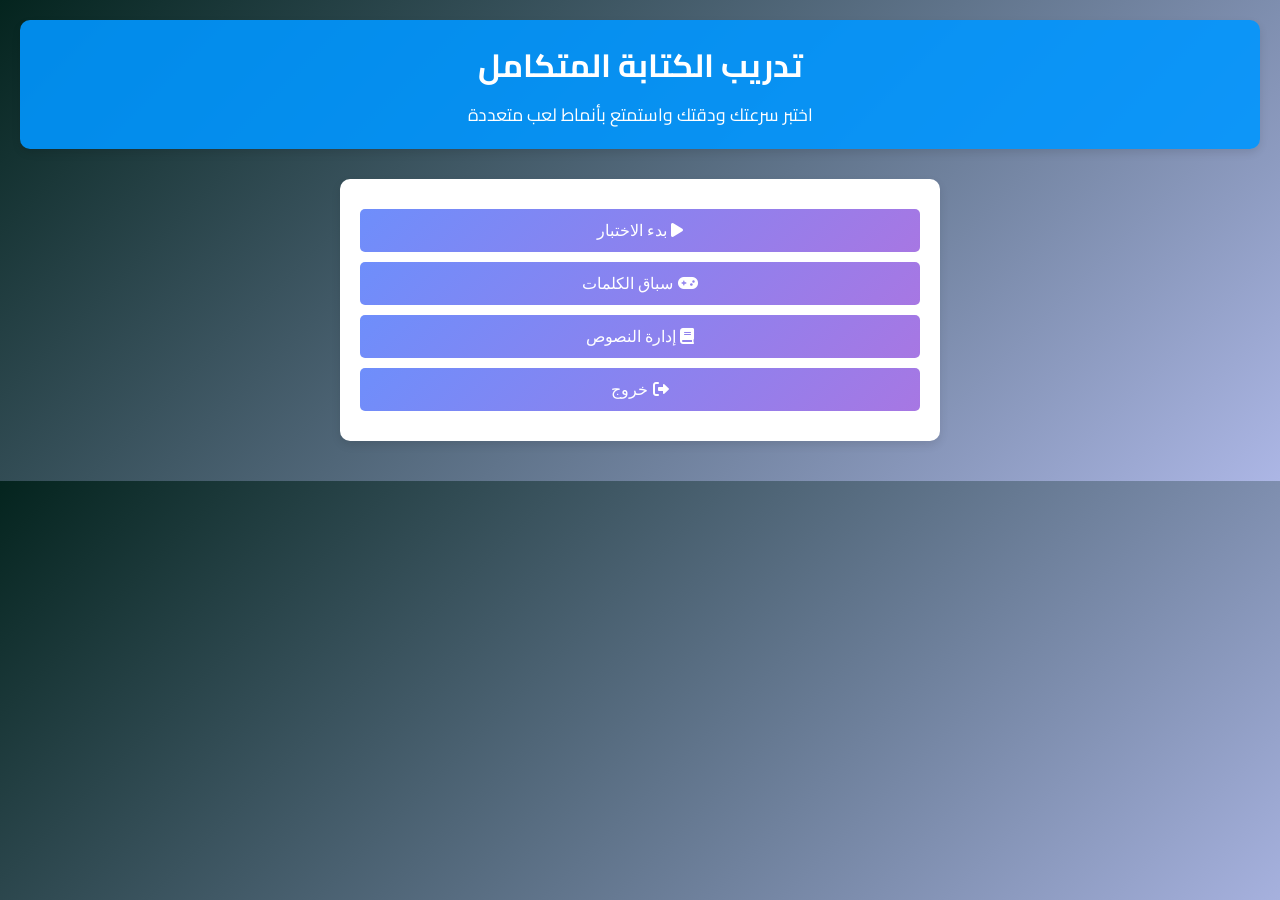
<file: test.html>
<!DOCTYPE html>
<html lang="ar" dir="rtl">
<head>
  <meta charset="UTF-8">
  <meta name="viewport" content="width=device-width, initial-scale=1.0">
  <title>اختبار سرعة الكتابة - التطبيق المتكامل</title>
  <!-- استيراد خط "Cairo" من Google Fonts -->
  <link href="https://fonts.googleapis.com/css2?family=Cairo:wght@300;400;600&display=swap" rel="stylesheet">
  <!-- استيراد Font Awesome للأيقونات -->
  <link rel="stylesheet" href="https://cdnjs.cloudflare.com/ajax/libs/font-awesome/6.0.0-beta3/css/all.min.css">
  <style>
    /* إعادة تعيين القيم الأساسية */
    * {
      margin: 0;
      padding: 0;
      box-sizing: border-box;
    }
    body {
      font-family: 'Cairo', sans-serif;
      background: linear-gradient(135deg, #04241e, #ACB6E5);
      color: #333;
      line-height: 1.6;
      text-align: center;
      padding: 20px;
      direction: rtl;
    }
    header {
      background-color: rgba(0, 150, 290, 0.9);
      color: #fff;
      padding: 20px;
      border-radius: 10px;
      margin-bottom: 30px;
      box-shadow: 0 4px 8px rgba(0,0,0,0.1);
    }
    header h1 {
      font-size: 2rem;
      margin-bottom: 10px;
    }
    header p {
      font-size: 1.1rem;
    }
    .container {
      background: #fff;
      border-radius: 10px;
      padding: 20px;
      margin: 20px auto;
      max-width: 600px;
      box-shadow: 0 4px 10px rgba(0,0,0,0.1);
      transition: transform 0.3s, box-shadow 0.3s;
      position: relative;
    }
    .container:hover {
      transform: translateY(-5px);
      box-shadow: 0 6px 15px rgba(0,0,0,0.15);
    }
    button {
      display: block;
      width: 100%;
      padding: 12px;
      margin: 10px 0;
      font-size: 1rem;
      border: none;
      border-radius: 5px;
      background: linear-gradient(135deg, #6e8efb, #a777e3);
      color: #fff;
      cursor: pointer;
      transition: background 0.3s, transform 0.2s, box-shadow 0.3s;
      position: relative;
      overflow: hidden;
    }
    button:hover {
      background: linear-gradient(135deg, #a777e3, #6e8efb);
      box-shadow: 0 6px 12px rgba(0,0,0,0.2);
    }
    button:active {
      transform: scale(0.98);
    }
    button::after {
      content: '';
      position: absolute;
      width: 100px;
      height: 100px;
      background: rgba(255, 255, 255, 0.3);
      border-radius: 50%;
      transform: scale(0);
      animation: ripple 0.6s linear;
      pointer-events: none;
    }
    @keyframes ripple {
      to { transform: scale(4); opacity: 0; }
    }
    .hidden {
      display: none;
    }
    .timer {
      font-size: 2rem;
      font-weight: bold;
      position: absolute;
      top: 20px;
      right: 30px;
      color: #333;
      transition: all 0.3s ease;
    }
    .timer.warning {
      color: #e63946;
      font-size: 3rem;
    }
    #originalText {
      background: #f0f0f0;
      border: 1px solid #ddd;
      border-radius: 8px;
      padding: 15px;
      text-align: left;
      max-height: 200px;
      overflow-y: auto;
      margin-bottom: 20px;
      font-size: 1.1rem;
      line-height: 1.5;
    }
    /* تعليمات للمستخدم عند البدء */
    #instruction {
      font-size: 1.1rem;
      margin-bottom: 20px;
      color: #555;
    }
    .faded {
      color: rgba(0, 0, 0, 0.5);
    }
    .cursor {
      border: 1px solid #000;
      padding: 2px;
    }
    .wrong {
      color: #e63946;
    }
    .text-item {
      display: flex;
      justify-content: space-between;
      align-items: center;
      padding: 10px;
      border-bottom: 1px solid #eee;
    }
    .text-item:last-child {
      border-bottom: none;
    }
    .text-item button {
      width: auto;
      padding: 8px 12px;
      font-size: 0.9rem;
      margin-left: 5px;
    }
    #searchText {
      width: 100%;
      padding: 10px;
      margin-bottom: 10px;
      border: 1px solid #ddd;
      border-radius: 8px;
    }
    #resultPanel, #resultPanelRace {
      position: fixed;
      top: 0;
      left: 0;
      width: 100%;
      height: 100%;
      background: rgba(0,0,0,0.5);
      display: flex;
      justify-content: center;
      align-items: center;
      z-index: 1000;
      opacity: 0;
      pointer-events: none;
      transition: opacity 0.3s;
    }
    #resultPanel.show, #resultPanelRace.show {
      opacity: 1;
      pointer-events: auto;
      animation: fadeIn 0.5s ease-in-out;
    }
    @keyframes fadeIn {
      from { opacity: 0; transform: scale(0.9); }
      to { opacity: 1; transform: scale(1); }
    }
    #resultContent, #resultContentRace {
      background: #fff;
      padding: 25px;
      border-radius: 10px;
      width: 90%;
      max-width: 400px;
      box-shadow: 0 4px 10px rgba(0,0,0,0.2);
    }
    #resultContent h2, #resultContentRace h2 {
      margin-bottom: 15px;
      font-size: 1.5rem;
    }
    #resultContent p, #resultContentRace p {
      margin: 10px 0;
      font-size: 1.1rem;
    }
    @keyframes float {
      0% { opacity: 1; transform: translateY(0); }
      100% { opacity: 0; transform: translateY(100%); }
    }
    .floating-word {
      position: absolute;
      font-size: 0.75rem;
      animation: float 5s linear, wave 2s infinite;
    }
    @keyframes wave {
      0%, 100% { transform: translateX(0); }
      50% { transform: translateX(20px); }
    }
    #floatingMode {
      position: relative;
      overflow: hidden;
      height: 450px;
    }
    #floatingArea {
      position: absolute;
      top: 0;
      left: 0;
      width: 100%;
      height: 100%;
      background: #f0f0f0;
      border: 1px solid #ccc;
      border-radius: 8px;
      overflow: hidden;
      margin-bottom: 50px;
    }
    #floatingInput {
      position: absolute;
      bottom: 20px;
      left: 50%;
      transform: translateX(-50%);
      width: 80%;
      padding: 10px;
      font-size: 1.2rem;
      border: 1px solid #ddd;
      border-radius: 8px;
      text-align: center;
    }
    #stageMessage {
      position: absolute;
      top: 50%;
      left: 50%;
      transform: translate(-50%, -50%);
      background: rgba(0, 0, 0, 0.7);
      color: #fff;
      padding: 20px;
      border-radius: 8px;
      font-size: 1.2rem;
      display: none;
      z-index: 10;
    }
    #lifeBar {
      position: absolute;
      top: 10px;
      left: 10px;
      font-size: 1.2rem;
      z-index: 5;
    }
    #progressBar {
      width: 100%;
      height: 10px;
      background: #eee;
      border-radius: 5px;
      margin-top: 10px;
    }
    #progress {
      height: 100%;
      background: linear-gradient(135deg, #6e8efb, #a777e3);
      width: 0%;
      transition: width 0.3s;
    }
    @media (max-width: 600px) {
      header h1 {
        font-size: 1.5rem;
      }
      .container {
        margin: 10px;
      }
    }
  </style>
</head>
<body>
  <header>
    <h1>تدريب الكتابة المتكامل</h1>
    <p>اختبر سرعتك ودقتك واستمتع بأنماط لعب متعددة</p>
  </header>

  <!-- القائمة الرئيسية -->
  <div class="container" id="mainMenu">
    <button onclick="showDurationOptions()"><i class="fas fa-play"></i> بدء الاختبار</button>
    <button onclick="showFloatingMode()"><i class="fas fa-gamepad"></i> سباق الكلمات</button>
    <button onclick="showTextManagement()"><i class="fas fa-book"></i> إدارة النصوص</button>
    <button onclick="exitApp()"><i class="fas fa-sign-out-alt"></i> خروج</button>
  </div>

  <!-- قائمة اختيار المدة لاختبار الكتابة -->
  <div class="container hidden" id="durationMenu">
    <button onclick="selectDuration(1)">1 دقيقة</button>
    <button onclick="selectDuration(3)">3 دقائق</button>
    <button onclick="selectDuration(5)">5 دقائق</button>
    <button onclick="backToMainMenu()">عودة</button>
  </div>

  <!-- واجهة اختبار الكتابة -->
  <div class="container hidden" id="typingTest" style="position: relative;">
    <div class="timer" id="timer" style="width:15%; height:40px; padding:10px; position: absolute; top:-7px; left: 400px;">00:00</div>
    <button onclick="backToMainMenu()" style="width:15%; height:40px; padding:10px; position: absolute; top:-7px; left: 5px;"><i class="fas fa-arrow-right"></i> عودة</button>
    <button onclick="changeTextRandomly()" style="width:15%; height:40px; padding:10px; position: absolute; top:-7px; left: 100px;"><i class="fas fa-sync-alt"></i> تغيير النص</button>
    <p>النص الأصلي:</p>
    <div id="originalText"></div>
    <p id="instruction">ابدأ الكتابة مباشرة باستخدام لوحة المفاتيح</p>
  </div>

  <!-- إدارة النصوص -->
  <div class="container hidden" id="textManagement">
    <button onclick="backToMainMenu()" style="width:15%; height:40px; padding:10px; position: absolute; top:0; left: 10px;"><i class="fas fa-arrow-right"></i> عودة</button>
    <h2>إدارة النصوص</h2>
    <input type="text" id="searchText" placeholder="ابحث في النصوص..." oninput="filterTexts()">
    <textarea id="newText" placeholder="أضف نصًا جديدًا هنا..." style="width:100%; height:80px; padding:10px; margin-bottom:10px; border:1px solid #ddd; border-radius:8px;"></textarea>
    <button onclick="addText()"><i class="fas fa-plus"></i> إضافة النص</button>
    <button onclick="previewText()"><i class="fas fa-eye"></i> معاينة</button>
    <div id="textList"></div>
  </div>

  <!-- لوحة نتائج اختبار الكتابة -->
  <div id="resultPanel">
    <div id="resultContent">
      <h2>نتائج الاختبار</h2>
      <p id="resultTime"></p>
      <p id="resultWPM"></p>
      <p id="resultAccuracy"></p>
      <p id="resultErrors"></p>
      <button onclick="restartTest()"><i class="fas fa-redo"></i> إعادة الاختبار</button>
      <button onclick="backToMainMenu()"><i class="fas fa-home"></i> العودة للقائمة الرئيسية</button>
    </div>
  </div>

  <!-- لوحة نتائج وضع سباق الكلمات -->
  <div id="resultPanelRace">
    <div id="resultContentRace">
      <h2>نتائج سباق الكلمات</h2>
      <p id="resultRaceStage"></p>
      <p id="resultRaceMistakes"></p>
      <button onclick="restartFloatingMode()"><i class="fas fa-redo"></i> إعادة الاختبار</button>
      <button onclick="backToMainMenu()"><i class="fas fa-home"></i> العودة للقائمة الرئيسية</button>
    </div>
  </div>

  <!-- واجهة سباق الكلمات -->
  <div class="container hidden" id="floatingMode" style="width:90%; height:550px; position: relative;">
    <button onclick="backToMainMenu()" style="width:15%; height:40px; padding:10px; position: absolute; top:0; left: 10px;"><i class="fas fa-arrow-right"></i> عودة</button>
    <div id="lifeBar" style="height:40px; padding:10px; position: absolute; top:40px; left: 5px;">❤️❤️❤️</div>
    <div id="stageMessage"></div>
    <h2>سباق الكلمات - المراحل</h2>
    <div id="floatingArea" style="width:100%; height:470px; position: absolute; top:80px; left: 0;"></div>
    <input type="text" id="floatingInput" placeholder="اكتب الكلمة هنا...">
    <div id="progressBar">
      <div id="progress"></div>
    </div>
  </div>

  <script>
    /***************** الوضع الأساسي (اختبار الكتابة وإدارة النصوص) *****************/
    let texts = JSON.parse(localStorage.getItem('texts')) || [
      "البرمجة هي عملية كتابة تعليمات تفصيلية تتيح للحواسيب\nتنفيذ المهام المطلوبة بدقة وكفاءة. تعد هذه المهارة من أهم\nالأدوات الحديثة التي تقود التطور التكنولوجي، حيث تدخل\nفي مجالات متعددة مثل تطوير التطبيقات، الذكاء الاصطناعي،\nوأمن المعلومات."
    ];
    let currentText = "";
    let duration = 0;
    let timeLeft = 0;
    let intervalId;
    let timerStarted = false;
    let testStarted = false;
    let startTime;
    let userInput = "";

    function saveTexts() {
      localStorage.setItem('texts', JSON.stringify(texts));
    }

    function showDurationOptions() {
      hideAll();
      document.getElementById('durationMenu').classList.remove('hidden');
    }

    function showTextManagement() {
      hideAll();
      document.getElementById('textManagement').classList.remove('hidden');
      updateTextList();
    }

    function backToMainMenu() {
      hideAll();
      document.getElementById('mainMenu').classList.remove('hidden');
      clearInterval(intervalId);
      timerStarted = false;
      testStarted = false;
      document.removeEventListener('keydown', handleKeydown);
      cancelAnimationFrame(stageAnimationFrameId);
    }

    function hideAll() {
      document.getElementById('mainMenu').classList.add('hidden');
      document.getElementById('durationMenu').classList.add('hidden');
      document.getElementById('typingTest').classList.add('hidden');
      document.getElementById('textManagement').classList.add('hidden');
      document.getElementById('floatingMode').classList.add('hidden');
      document.getElementById('resultPanel').classList.remove('show');
      document.getElementById('resultPanelRace').classList.remove('show');
    }

    function selectDuration(minutes) {
      duration = minutes * 60;
      timeLeft = duration;
      updateTimerDisplay();
      startTypingTest();
    }

    function startTypingTest() {
      hideAll();
      document.getElementById('typingTest').classList.remove('hidden');
      userInput = "";
      currentText = texts[Math.floor(Math.random() * texts.length)];
      document.getElementById('originalText').innerText = currentText;
      resetHighlights();
      timerStarted = false;
      testStarted = true;
      startTime = null;
      document.addEventListener('keydown', handleKeydown);
      document.body.focus();
    }

    function resetHighlights() {
      document.getElementById('originalText').innerHTML = currentText;
    }

    function handleKeydown(event) {
      if (!testStarted) return;
      if (["Shift", "Control", "Alt", "Meta"].includes(event.key)) return;
      if (!timerStarted) {
        timerStarted = true;
        startTime = new Date();
        startTimer();
      }
      if (event.key === "Backspace") {
        userInput = userInput.slice(0, -1);
        event.preventDefault();
      } else if (event.key.length === 1) {
        userInput += event.key;
      }
      checkTyping();
    }

    function startTimer() {
      clearInterval(intervalId);
      intervalId = setInterval(() => {
        if (timeLeft <= 0) {
          clearInterval(intervalId);
          endTest();
        } else {
          timeLeft--;
          updateTimerDisplay();
        }
      }, 1000);
    }

    function updateTimerDisplay() {
      let minutes = String(Math.floor(timeLeft / 60)).padStart(2, '0');
      let seconds = String(timeLeft % 60).padStart(2, '0');
      let timerElement = document.getElementById('timer');
      timerElement.textContent = `${minutes}:${seconds}`;
      if (timeLeft <= 10) {
        timerElement.classList.add('warning');
      } else {
        timerElement.classList.remove('warning');
      }
    }

    function checkTyping() {
      let originalChars = currentText.split('');
      let userChars = userInput.split('');
      let highlightedText = '';
      let errors = 0;
      for (let i = 0; i < originalChars.length; i++) {
        if (i < userChars.length) {
          if (userChars[i] === originalChars[i]) {
            highlightedText += `<span class="faded">${originalChars[i]}</span>`;
          } else {
            highlightedText += `<span class="wrong">${originalChars[i]}</span>`;
            errors++;
          }
        } else if (i === userChars.length) {
          highlightedText += `<span class="cursor">${originalChars[i]}</span>`;
        } else {
          highlightedText += originalChars[i];
        }
      }
      document.getElementById('originalText').innerHTML = highlightedText;
      if (userInput === currentText) {
        clearInterval(intervalId);
        endTest(errors);
      }
    }

    function endTest(errors = 0) {
      testStarted = false;
      document.removeEventListener('keydown', handleKeydown);
      let endTime = new Date();
      let timeTaken = ((duration - timeLeft) > 0) ? (endTime - startTime) / 1000 : duration;
      let totalChars = userInput.length;
      let wpm = (timeTaken > 0) ? ((totalChars / 5) / (timeTaken / 60)).toFixed(2) : 0;
      let correctCount = userInput.split('').filter((char, index) => char === currentText[index]).length;
      let accuracy = (totalChars > 0) ? ((correctCount / totalChars) * 100).toFixed(2) : 0;
      document.getElementById('resultTime').innerText = `الوقت المستخدم: ${timeTaken.toFixed(2)} ثانية`;
      document.getElementById('resultWPM').innerText = `السرعة (كلمة/دقيقة): ${wpm}`;
      document.getElementById('resultAccuracy').innerText = `الدقة: ${accuracy}%`;
      document.getElementById('resultErrors').innerText = `عدد الأخطاء: ${errors}`;
      document.getElementById('resultPanel').classList.add('show');
    }

    function restartTest() {
      document.getElementById('resultPanel').classList.remove('show');
      timeLeft = duration;
      updateTimerDisplay();
      userInput = "";
      resetHighlights();
      timerStarted = false;
      testStarted = true;
      startTime = null;
      clearInterval(intervalId);
      document.addEventListener('keydown', handleKeydown);
    }

    function updateTextList() {
      let textListDiv = document.getElementById('textList');
      textListDiv.innerHTML = "";
      texts.forEach((text, index) => {
        let div = document.createElement('div');
        div.className = "text-item";
        div.innerHTML = `
          <span>نص ${index + 1}: ${text.substring(0, 50)}...</span>
          <div>
            <button onclick="editText(${index})"><i class="fas fa-edit"></i> تعديل</button>
            <button onclick="deleteText(${index})"><i class="fas fa-trash"></i> حذف</button>
          </div>
        `;
        textListDiv.appendChild(div);
      });
    }

    function addText() {
      let newText = document.getElementById('newText').value.trim();
      if (newText.length < 10) {
        alert("النص قصير جدًا، أدخل 10 أحرف على الأقل.");
        return;
      }
      texts.push(newText);
      saveTexts();
      document.getElementById('newText').value = "";
      updateTextList();
    }

    function editText(index) {
      let newText = prompt("قم بتعديل النص:", texts[index]);
      if (newText !== null && newText.trim() !== "") {
        texts[index] = newText.trim();
        saveTexts();
        updateTextList();
      }
    }

    function deleteText(index) {
      if (confirm("هل أنت متأكد أنك تريد حذف هذا النص؟")) {
        texts.splice(index, 1);
        saveTexts();
        updateTextList();
      }
    }

    function previewText() {
      let text = document.getElementById('newText').value;
      alert("معاينة النص:\n" + text);
    }

    function filterTexts() {
      let query = document.getElementById('searchText').value.toLowerCase();
      let textItems = document.querySelectorAll('.text-item');
      textItems.forEach(item => {
        let text = item.querySelector('span').innerText.toLowerCase();
        item.style.display = text.includes(query) ? 'flex' : 'none';
      });
    }

    function exitApp() {
      if (confirm("هل تريد الخروج من التطبيق؟")) {
        window.close();
      }
    }

    function changeTextRandomly() {
      if (texts.length > 0) {
        currentText = texts[Math.floor(Math.random() * texts.length)];
        document.getElementById('originalText').innerText = currentText;
        resetHighlights();
        userInput = "";
        timerStarted = false;
        testStarted = true;
        startTime = null;
        updateTimerDisplay();
      }
    }

    /***************** وضع سباق الكلمات (الكلمات العائمة) *****************/
    let easyWords = ["هو", "في", "من", "لا", "ما"];
    let threeLetterWords = ["باب", "بيت", "أمل", "نور"];
    let fourLetterWords = ["سماء", "زهر", "سحر", "حلم"];
    let usedWords = [];
    let stage = 1;
    let mistakes = 0;
    const allowedMistakes = 3;
    let activeStageWords = [];
    let stageAnimationFrameId;
    let stageActive = false;
    let lastTimestamp = 0;
    const baseSpeed = 40;
    const speedIncrement = 8;

    function showFloatingMode() {
      hideAll();
      document.getElementById('floatingMode').classList.remove('hidden');
      document.getElementById('floatingInput').focus();
      stage = 1;
      mistakes = 0;
      usedWords = [];
      activeStageWords = [];
      stageActive = false;
      updateLifeBar();
      startStage();
    }

    function updateLifeBar() {
      let lifeBar = document.getElementById('lifeBar');
      let livesLeft = allowedMistakes - mistakes;
      let hearts = "";
      for (let i = 0; i < livesLeft; i++) {
        hearts += "❤️";
      }
      lifeBar.innerText = hearts;
    }

    function showStageMessage(msg) {
      let stageMessageDiv = document.getElementById('stageMessage');
      stageMessageDiv.innerText = msg;
      stageMessageDiv.style.display = "block";
      setTimeout(() => {
        stageMessageDiv.style.display = "none";
      }, 2000);
    }

    function getWordPool() {
      if (stage === 1) {
        return easyWords;
      } else if (stage === 2) {
        return [...easyWords, ...threeLetterWords];
      } else {
        return [...easyWords, ...threeLetterWords, ...fourLetterWords];
      }
    }

    function startStage() {
      activeStageWords = [];
      lastTimestamp = 0;
      stageActive = false;
      document.getElementById('floatingArea').innerHTML = "";
      document.getElementById('floatingInput').value = "";
      let numberOfWords = stage + 1;
      let fallingSpeed = baseSpeed + 0.5 * (stage - 1) * speedIncrement;
      showStageMessage(`مرحلة ${stage} تبدأ: ${numberOfWords} كلمة - سرعة: ${fallingSpeed} بكسل/ثانية`);
      setTimeout(() => {
        generateStageWords(numberOfWords);
        stageActive = true;
        requestAnimationFrame(stageAnimationLoop);
      }, 2000);
    }

    function generateStageWords(num) {
      let floatingArea = document.getElementById('floatingArea');
      let count = 0;
      function generateNext() {
        if (count < num) {
          let pool = getWordPool();
          let availablePool = pool.filter(word => !usedWords.includes(word));
          if (availablePool.length === 0) {
            usedWords = [];
            availablePool = pool;
          }
          let word = availablePool[Math.floor(Math.random() * availablePool.length)];
          usedWords.push(word);
          let wordElem = document.createElement('span');
          wordElem.className = "floating-word";
          wordElem.textContent = word;
          let startX = Math.random() * (floatingArea.clientWidth - 100);
          wordElem.style.left = startX + "px";
          wordElem.style.top = "0px";
          floatingArea.appendChild(wordElem);
          activeStageWords.push({ text: word, element: wordElem, top: 0, startX: startX });
          count++;
          setTimeout(generateNext, 1000);
        }
      }
      generateNext();
    }

    function stageAnimationLoop(timestamp) {
      if (!lastTimestamp) {
        lastTimestamp = timestamp;
      }
      let delta = (timestamp - lastTimestamp) / 1000;
      lastTimestamp = timestamp;
      if (!stageActive) return;
      let fallingSpeed = baseSpeed + (stage - 1) * speedIncrement;
      let floatingArea = document.getElementById('floatingArea');
      let areaHeight = floatingArea.clientHeight;
      for (let i = activeStageWords.length - 1; i >= 0; i--) {
        let wordObj = activeStageWords[i];
        wordObj.top += fallingSpeed * delta;
        let waveOffset = Math.sin(wordObj.top / 50) * 20;
        wordObj.element.style.top = wordObj.top + "px";
        wordObj.element.style.left = (wordObj.startX + waveOffset) + "px";
        if (wordObj.top + wordObj.element.offsetHeight >= areaHeight) {
          floatingArea.removeChild(wordObj.element);
          activeStageWords.splice(i, 1);
          mistakes++;
          updateLifeBar();
          if (mistakes >= allowedMistakes) {
            gameOverRace();
            return;
          }
        }
      }
      if (activeStageWords.length === 0) {
        stage++;
        setTimeout(startStage, 1000);
        return;
      }
      stageAnimationFrameId = requestAnimationFrame(stageAnimationLoop);
    }

    document.getElementById('floatingInput').addEventListener('input', function() {
      let inputValue = this.value.trim();
      if (inputValue === "") return;
      activeStageWords.forEach((wordObj) => {
        if (wordObj.text.startsWith(inputValue)) {
          let prefix = wordObj.text.substring(0, inputValue.length);
          let rest = wordObj.text.substring(inputValue.length);
          wordObj.element.innerHTML = `<span style="color: blue;">${prefix}</span>${rest}`;
          if (wordObj.text === inputValue) {
            let floatingArea = document.getElementById('floatingArea');
            if (floatingArea.contains(wordObj.element)) {
              floatingArea.removeChild(wordObj.element);
            }
            activeStageWords = activeStageWords.filter(obj => obj !== wordObj);
            document.getElementById('floatingInput').value = "";
            let progress = (stage + 1 - activeStageWords.length) / (stage + 1) * 100;
            document.getElementById('progress').style.width = `${progress}%`;
          }
        } else {
          wordObj.element.innerHTML = wordObj.text;
        }
      });
    });

    function gameOverRace() {
      stageActive = false;
      cancelAnimationFrame(stageAnimationFrameId);
      document.getElementById('resultRaceStage').innerText = `لقد وصلت إلى المرحلة ${stage}`;
      document.getElementById('resultRaceMistakes').innerText = `عدد الأخطاء: ${mistakes}`;
      document.getElementById('resultPanelRace').classList.add('show');
    }

    function restartFloatingMode() {
      document.getElementById('resultPanelRace').classList.remove('show');
      stage = 1;
      mistakes = 0;
      usedWords = [];
      activeStageWords = [];
      stageActive = false;
      lastTimestamp = 0;
      updateLifeBar();
      startStage();
      document.getElementById('floatingInput').focus();
    }
  </script>
</body>
</html>
</file>
<file: css/style.css>
.bd-placeholder-img {
    font-size: 1.125rem;
    text-anchor: middle;
    -webkit-user-select: none;
    -moz-user-select: none;
    user-select: none;
  }

  @media (min-width: 768px) {
    .bd-placeholder-img-lg {
      font-size: 3.5rem;
    }
  }

  .b-example-divider {
    width: 100%;
    height: 3rem;
    background-color: rgba(0, 0, 0, .1);
    border: solid rgba(0, 0, 0, .15);
    border-width: 1px 0;
    box-shadow: inset 0 .5em 1.5em rgba(0, 0, 0, .1), inset 0 .125em .5em rgba(0, 0, 0, .15);
  }

  .b-example-vr {
    flex-shrink: 0;
    width: 1.5rem;
    height: 100vh;
  }

  .bi {
    vertical-align: -.125em;
    fill: currentColor;
  }

  .nav-scroller {
    position: relative;
    z-index: 2;
    height: 2.75rem;
    overflow-y: hidden;
  }

  .nav-scroller .nav {
    display: flex;
    flex-wrap: nowrap;
    padding-bottom: 1rem;
    margin-top: -1px;
    overflow-x: auto;
    text-align: center;
    white-space: nowrap;
    -webkit-overflow-scrolling: touch;
  }

  .btn-bd-primary {
    --bd-violet-bg: #712cf9;
    --bd-violet-rgb: 112.520718, 44.062154, 249.437846;

    --bs-btn-font-weight: 600;
    --bs-btn-color: var(--bs-white);
    --bs-btn-bg: var(--bd-violet-bg);
    --bs-btn-border-color: var(--bd-violet-bg);
    --bs-btn-hover-color: var(--bs-white);
    --bs-btn-hover-bg: #6528e0;
    --bs-btn-hover-border-color: #6528e0;
    --bs-btn-focus-shadow-rgb: var(--bd-violet-rgb);
    --bs-btn-active-color: var(--bs-btn-hover-color);
    --bs-btn-active-bg: #5a23c8;
    --bs-btn-active-border-color: #5a23c8;
  }

  .bd-mode-toggle {
    z-index: 1500;
  }

  .bd-mode-toggle .dropdown-menu .active .bi {
    display: block !important;
  }.bd-placeholder-img {
    font-size: 1.125rem;
    text-anchor: middle;
    -webkit-user-select: none;
    -moz-user-select: none;
    user-select: none;
  }

  @media (min-width: 768px) {
    .bd-placeholder-img-lg {
      font-size: 3.5rem;
    }
  }

  .b-example-divider {
    width: 100%;
    height: 3rem;
    background-color: rgba(0, 0, 0, .1);
    border: solid rgba(0, 0, 0, .15);
    border-width: 1px 0;
    box-shadow: inset 0 .5em 1.5em rgba(0, 0, 0, .1), inset 0 .125em .5em rgba(0, 0, 0, .15);
  }

  .b-example-vr {
    flex-shrink: 0;
    width: 1.5rem;
    height: 100vh;
  }

  .bi {
    vertical-align: -.125em;
    fill: currentColor;
  }

  .nav-scroller {
    position: relative;
    z-index: 2;
    height: 2.75rem;
    overflow-y: hidden;
  }

  .nav-scroller .nav {
    display: flex;
    flex-wrap: nowrap;
    padding-bottom: 1rem;
    margin-top: -1px;
    overflow-x: auto;
    text-align: center;
    white-space: nowrap;
    -webkit-overflow-scrolling: touch;
  }

  .btn-bd-primary {
    --bd-violet-bg: #2cbbf9;
    --bd-violet-rgb: 112.520718, 44.062154, 249.437846;

    --bs-btn-font-weight: 600;
    --bs-btn-color: var(--bs-white);
    --bs-btn-bg: var(--bd-violet-bg);
    --bs-btn-border-color: var(--bd-violet-bg);
    --bs-btn-hover-color: var(--bs-white);
    --bs-btn-hover-bg: #2cbbf9;
    --bs-btn-hover-border-color: #2cbbf9;
    --bs-btn-focus-shadow-rgb: var(--bd-violet-rgb);
    --bs-btn-active-color: var(--bs-btn-hover-color);
    --bs-btn-active-bg: #2cbbf9;
    --bs-btn-active-border-color: #2cbbf9;
  }

  .bd-mode-toggle {
    z-index: 1500;
  }

  .bd-mode-toggle .dropdown-menu .active .bi {
    display: block !important;
  }

.logincontainer{
  max-width: 920px;
}
.footerlogin{
  margin-top:15%;
}


#username{


display: revert;

}
.unselectable {
  -webkit-user-select: none; /* Chrome, Safari, Opera */
  -moz-user-select: none;    /* Firefox */
  -ms-user-select: none;     /* Internet Explorer/Edge */
  user-select: none;         /* Non-prefixed version, currently supported by most browsers */
}

footer{
  position:relative;
  top: 100%;
}
#mbim{
  height:10%;
  overflow-x: hidden ;
}
</file>
<file: css/contact.css>
.get-in-touch {
    max-width: 800px;
    margin: 50px auto;
    position: relative;

}

.get-in-touch .title {
    text-align: center;
    text-transform: uppercase;
    letter-spacing: 3px;
    font-size: 3.2em;
    line-height: 48px;
    padding-bottom: 48px;
    color: #5543ca;
    background: #5543ca;
    background: -moz-linear-gradient(left, #f4524d 0%, #5543ca 100%) !important;
    background: -webkit-linear-gradient(left, #f4524d 0%, #5543ca 100%) !important;
    background: linear-gradient(to right, #f4524d 0%, #5543ca 100%) !important;
    -webkit-background-clip: text !important;
    -webkit-text-fill-color: transparent !important;
}

.contact-form .form-field {
    position: relative;
    margin: 32px 0;
}

.contact-form .input-text {
    display: block;
    width: 100%;
    height: 36px;
    border-width: 0 0 2px 0;
    border-color: #5543ca;
    font-size: 18px;
    line-height: 26px;
    font-weight: 400;
}

.contact-form .input-text:focus {
    outline: none;
}

.contact-form .input-text:focus+.label,
.contact-form .input-text.not-empty+.label {
    -webkit-transform: translateY(-24px);
    transform: translateY(-24px);
}

.contact-form .label {
    position: absolute;
    left: 20px;
    bottom: 11px;
    font-size: 18px;
    line-height: 26px;
    font-weight: 400;
    color: #5543ca;
    cursor: text;
    transition: -webkit-transform .2s ease-in-out;
    transition: transform .2s ease-in-out;
    transition: transform .2s ease-in-out,
        -webkit-transform .2s ease-in-out;
}

.contact-form .submit-btn {
    display: inline-block;
    background-color: #000;
    background-image: linear-gradient(125deg, #a72879, #064497);
    color: #fff;
    text-transform: uppercase;
    letter-spacing: 2px;
    font-size: 16px;
    padding: 8px 16px;
    border: none;
    width: 200px;
    cursor: pointer;
}
</file>
